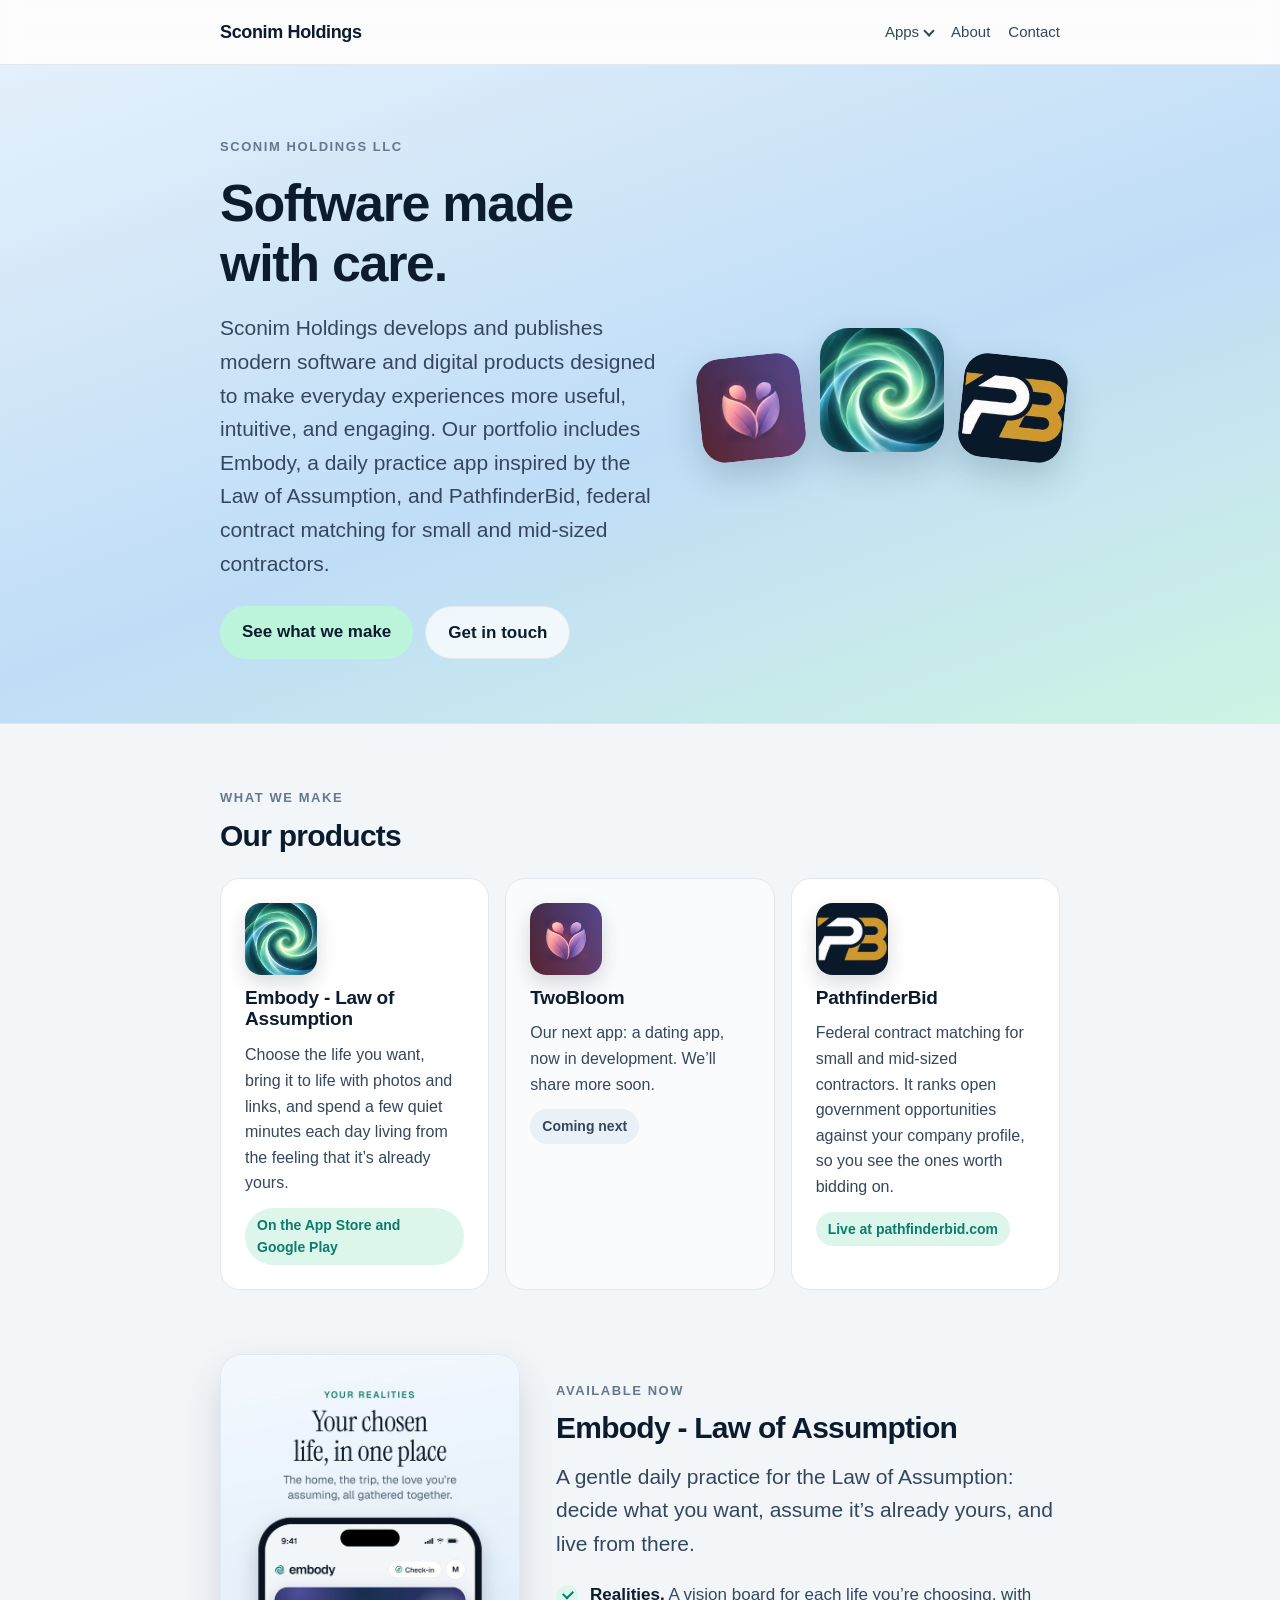
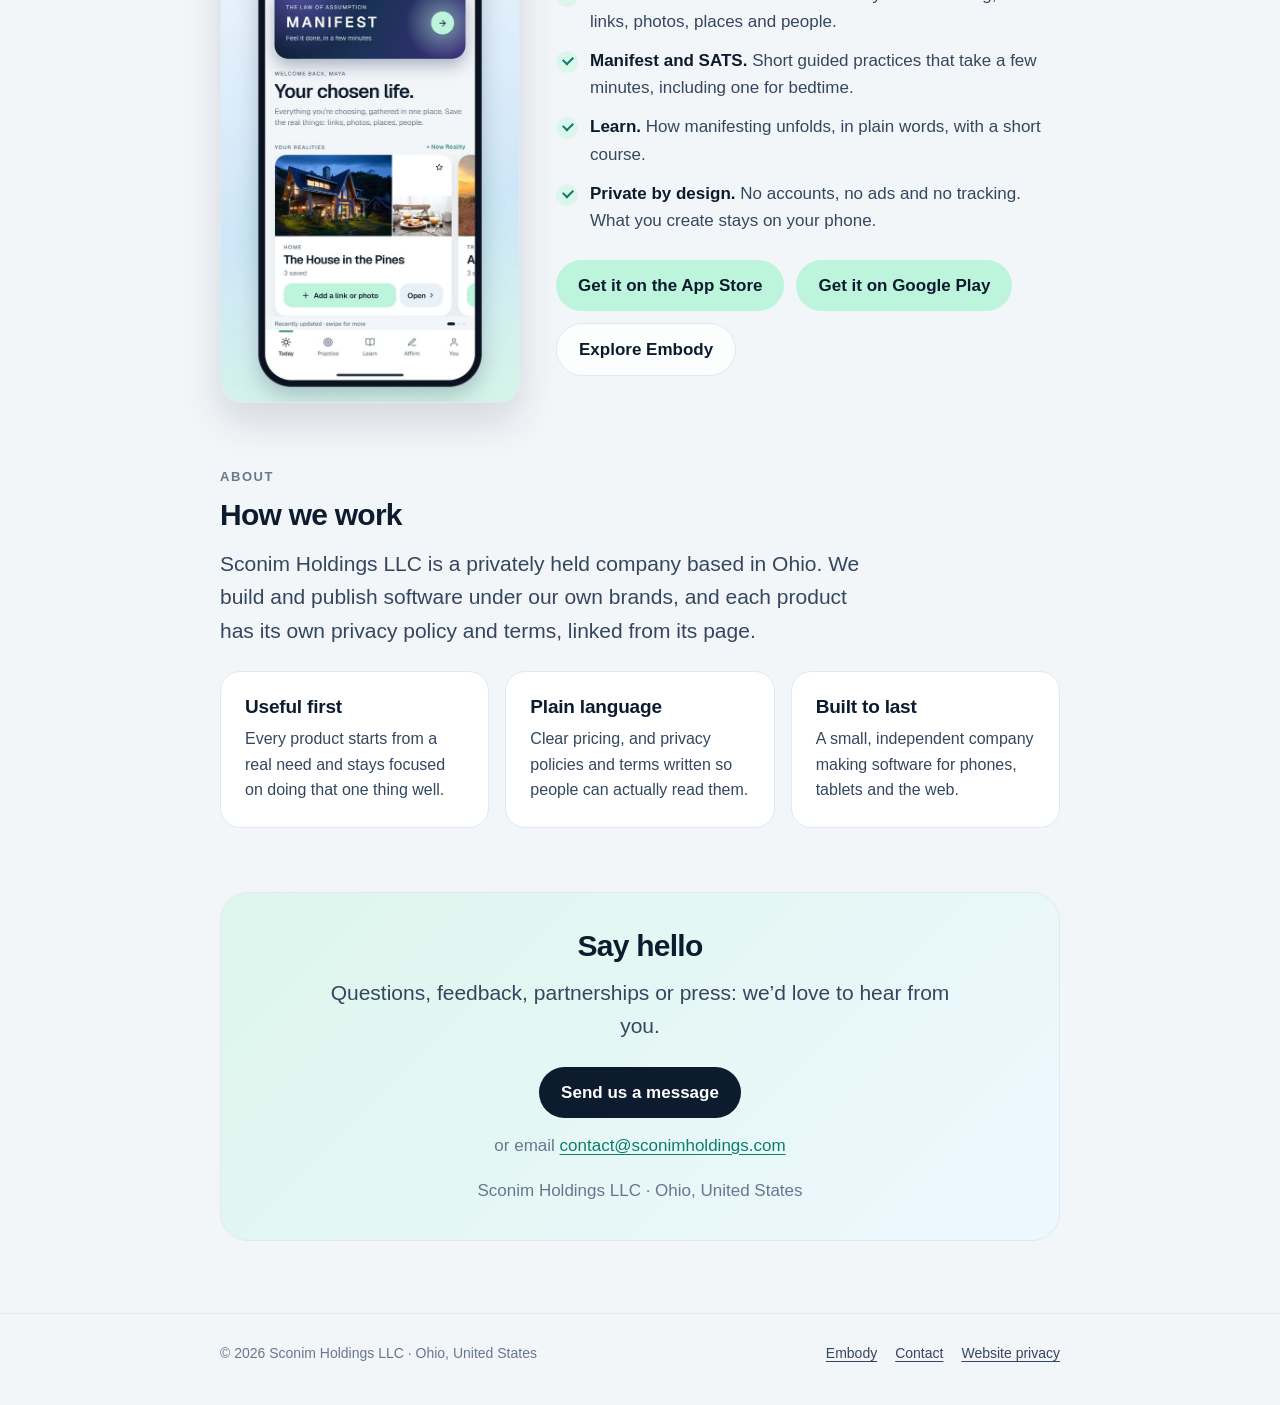
<file: index.html>
<!doctype html>
<html lang="en">
<head>
<meta charset="utf-8">
<meta name="viewport" content="width=device-width, initial-scale=1">
<title>Sconim Holdings</title>
<meta name="description" content="Sconim Holdings develops and publishes modern software and digital products, including Embody, a daily practice app inspired by the Law of Assumption, and PathfinderBid, federal contract matching for small businesses.">
<link rel="canonical" href="https://sconimholdings.com/">
<meta property="og:type" content="website">
<meta property="og:site_name" content="Sconim Holdings">
<meta property="og:title" content="Sconim Holdings">
<meta property="og:description" content="Sconim Holdings develops and publishes modern software and digital products, including Embody, a daily practice app inspired by the Law of Assumption, and PathfinderBid, federal contract matching for small businesses.">
<meta property="og:url" content="https://sconimholdings.com/">
<meta property="og:image" content="https://sconimholdings.com/assets/embody-share.jpg">
<meta name="theme-color" content="#f3f6f9">
<link rel="icon" href="/assets/favicon.svg">
<link rel="apple-touch-icon" href="/assets/embody-icon.png">
<link rel="stylesheet" href="/assets/site.css">
</head>
<body>
<a class="skip" href="#main">Skip to content</a>
<header class="top"><div class="wrap">
  <a class="brand" href="/">Sconim Holdings</a>
  <nav aria-label="Main"><details class="menu">
    <summary>Apps</summary>
    <div class="menu-list"><a href="/embody/"><img src="/assets/embody-icon.png" alt="" width="34" height="34"><span><strong>Embody</strong><small>Law of Assumption</small></span></a><span class="soon"><img src="/assets/twobloom-icon.png" alt="" width="34" height="34"><span><strong>TwoBloom</strong><small>Dating app, coming next</small></span></span><a href="https://pathfinderbid.com" rel="noopener"><img src="/assets/pathfinderbid-icon.png" alt="" width="34" height="34"><span><strong>PathfinderBid</strong><small>Government contract matching</small></span></a></div>
  </details><a class="wide" href="/#about">About</a><a href="/#contact">Contact</a></nav>
</div></header>
<div class="sky"><div class="wrap"><div class="hero hero-grid">
  <div>
    <p class="eyebrow">Sconim Holdings LLC</p>
    <h1 style="margin-top:16px">Software made with care.</h1>
    <p class="lead" style="margin-top:18px">Sconim Holdings develops and publishes modern software and digital products designed to make everyday experiences more useful, intuitive, and engaging. Our portfolio includes Embody, a daily practice app inspired by the Law of Assumption, and PathfinderBid, federal contract matching for small and mid-sized contractors.</p>
    <div class="actions"><a class="button" href="#apps">See what we make</a><a class="button secondary" href="#contact" data-write>Get in touch</a></div>
  </div>
  <div class="lineup" aria-hidden="true">
    <img src="/assets/twobloom-icon.png" alt="" width="104" height="104">
    <img src="/assets/embody-icon.png" alt="" width="124" height="124">
    <img src="/assets/pathfinderbid-icon.png" alt="" width="104" height="104">
  </div>
</div></div></div>
<main id="main" class="wrap">
<section id="apps">
  <p class="eyebrow">What we make</p>
  <h2 style="margin-top:10px">Our products</h2>
  <div class="products">
    <article class="card product-card live">
      <img class="art" src="/assets/embody-icon.png" alt="" width="72" height="72">
      <h3><a class="stretched" href="/embody/">Embody - Law of Assumption</a></h3>
      <p>Choose the life you want, bring it to life with photos and links, and spend a few quiet minutes each day living from the feeling that it’s already yours.</p>
      <p><span class="badge">On the App Store and Google Play</span></p>
    </article>
    <article class="card product-card soon">
      <img class="art" src="/assets/twobloom-icon.png" alt="" width="72" height="72">
      <h3>TwoBloom</h3>
      <p>Our next app: a dating app, now in development. We’ll share more soon.</p>
      <p><span class="badge soft">Coming next</span></p>
    </article>
    <article class="card product-card live">
      <img class="art" src="/assets/pathfinderbid-icon.png" alt="" width="72" height="72">
      <h3><a class="stretched" href="https://pathfinderbid.com" rel="noopener">PathfinderBid</a></h3>
      <p>Federal contract matching for small and mid-sized contractors. It ranks open government opportunities against your company profile, so you see the ones worth bidding on.</p>
      <p><span class="badge">Live at pathfinderbid.com</span></p>
    </article>
  </div>
</section>

<section class="spotlight" aria-labelledby="spotlight-title">
  <div class="shot-frame"><img class="shot" src="/assets/embody-01-today.jpg" alt="Your chosen life, in one place. The Today screen, with the Manifest card and a Reality called The House in the Pines." width="640" height="1391" loading="lazy"></div>
  <div>
    <p class="eyebrow">Available now</p>
    <h2 id="spotlight-title" style="margin-top:10px">Embody - Law of Assumption</h2>
    <p class="lead" style="margin-top:14px">A gentle daily practice for the Law of Assumption: decide what you want, assume it’s already yours, and live from there.</p>
    <ul class="checks">
      <li><strong>Realities.</strong> A vision board for each life you’re choosing, with links, photos, places and people.</li>
      <li><strong>Manifest and SATS.</strong> Short guided practices that take a few minutes, including one for bedtime.</li>
      <li><strong>Learn.</strong> How manifesting unfolds, in plain words, with a short course.</li>
      <li><strong>Private by design.</strong> No accounts, no ads and no tracking. What you create stays on your phone.</li>
    </ul>
    <div class="actions"><a class="button" href="https://apps.apple.com/app/id6819844049" rel="noopener">Get it on the App Store</a><a class="button" href="https://play.google.com/store/apps/details?id=embody.lawofassumption" rel="noopener">Get it on Google Play</a><a class="button secondary" href="/embody/">Explore Embody</a></div>
  </div>
</section>

<section id="about">
  <p class="eyebrow">About</p>
  <h2 style="margin-top:10px">How we work</h2>
  <p class="lead" style="margin-top:14px">Sconim Holdings LLC is a privately held company based in Ohio. We build and publish software under our own brands, and each product has its own privacy policy and terms, linked from its page.</p>
  <div class="grid">
    <div class="card"><h3>Useful first</h3><p>Every product starts from a real need and stays focused on doing that one thing well.</p></div>
    <div class="card"><h3>Plain language</h3><p>Clear pricing, and privacy policies and terms written so people can actually read them.</p></div>
    <div class="card"><h3>Built to last</h3><p>A small, independent company making software for phones, tablets and the web.</p></div>
  </div>
</section>

<section id="contact">
  <div class="band">
    <h2>Say hello</h2>
    <p class="lead">Questions, feedback, partnerships or press: we’d love to hear from you.</p>
    <details class="write" id="write">
      <summary><span class="button when-closed">Send us a message</span><span class="when-open">Close</span></summary>
      <form class="contact" name="contact" method="POST" action="/thanks/" data-netlify="true" netlify-honeypot="website">
        <input type="hidden" name="subject" value="Message from sconimholdings.com (%{submissionId})" data-remove-prefix>
        <p class="trap" aria-hidden="true"><label>Leave this empty <input type="text" name="website" tabindex="-1" autocomplete="off"></label></p>
        <div class="row">
          <label>Your name<input type="text" name="name" autocomplete="name" maxlength="80"></label>
          <label>Your email<input type="email" name="email" autocomplete="email" maxlength="120" required></label>
        </div>
        <label>What’s it about?
          <select name="topic">
            <option>General question</option>
            <option>Embody</option>
            <option>PathfinderBid</option>
            <option>TwoBloom</option>
            <option>Partnership or press</option>
          </select>
        </label>
        <label>Your message<textarea name="message" rows="5" maxlength="4000" required></textarea></label>
        <div class="send"><button class="button" type="submit">Send message</button></div>
      </form>
    </details>
    <p class="muted" style="margin-top:14px">or email <a href="mailto:contact@sconimholdings.com">contact@sconimholdings.com</a></p>
    <p class="muted" style="margin-top:18px">Sconim Holdings LLC &middot; Ohio, United States</p>
  </div>
  <script>
  // The message box stays folded until it's asked for. Without this script the button still opens it.
  (function () {
    var box = document.getElementById('write');
    if (!box) return;
    document.querySelectorAll('[data-write]').forEach(function (link) {
      link.addEventListener('click', function () { box.open = true; });
    });
    box.addEventListener('toggle', function () {
      var first = box.querySelector('input[name="name"]');
      if (box.open && first) first.focus({ preventScroll: true });
    });
  })();
  </script>
</section>
</main>
<footer><div class="wrap">
  <span>&copy; 2026 Sconim Holdings LLC &middot; Ohio, United States</span>
  <nav aria-label="Footer"><a href="/embody/">Embody</a><a href="/#contact">Contact</a><a href="/privacy/">Website privacy</a></nav>
</div></footer>
<script>
// The Apps menu closes when you click away from it or press Escape. It opens and closes without this too.
(function () {
  var menu = document.querySelector('.menu');
  if (!menu) return;
  document.addEventListener('click', function (e) { if (menu.open && !menu.contains(e.target)) menu.open = false; });
  document.addEventListener('keydown', function (e) {
    if (e.key === 'Escape' && menu.open) { menu.open = false; menu.querySelector('summary').focus(); }
  });
})();
</script>
</body>
</html>
</file>
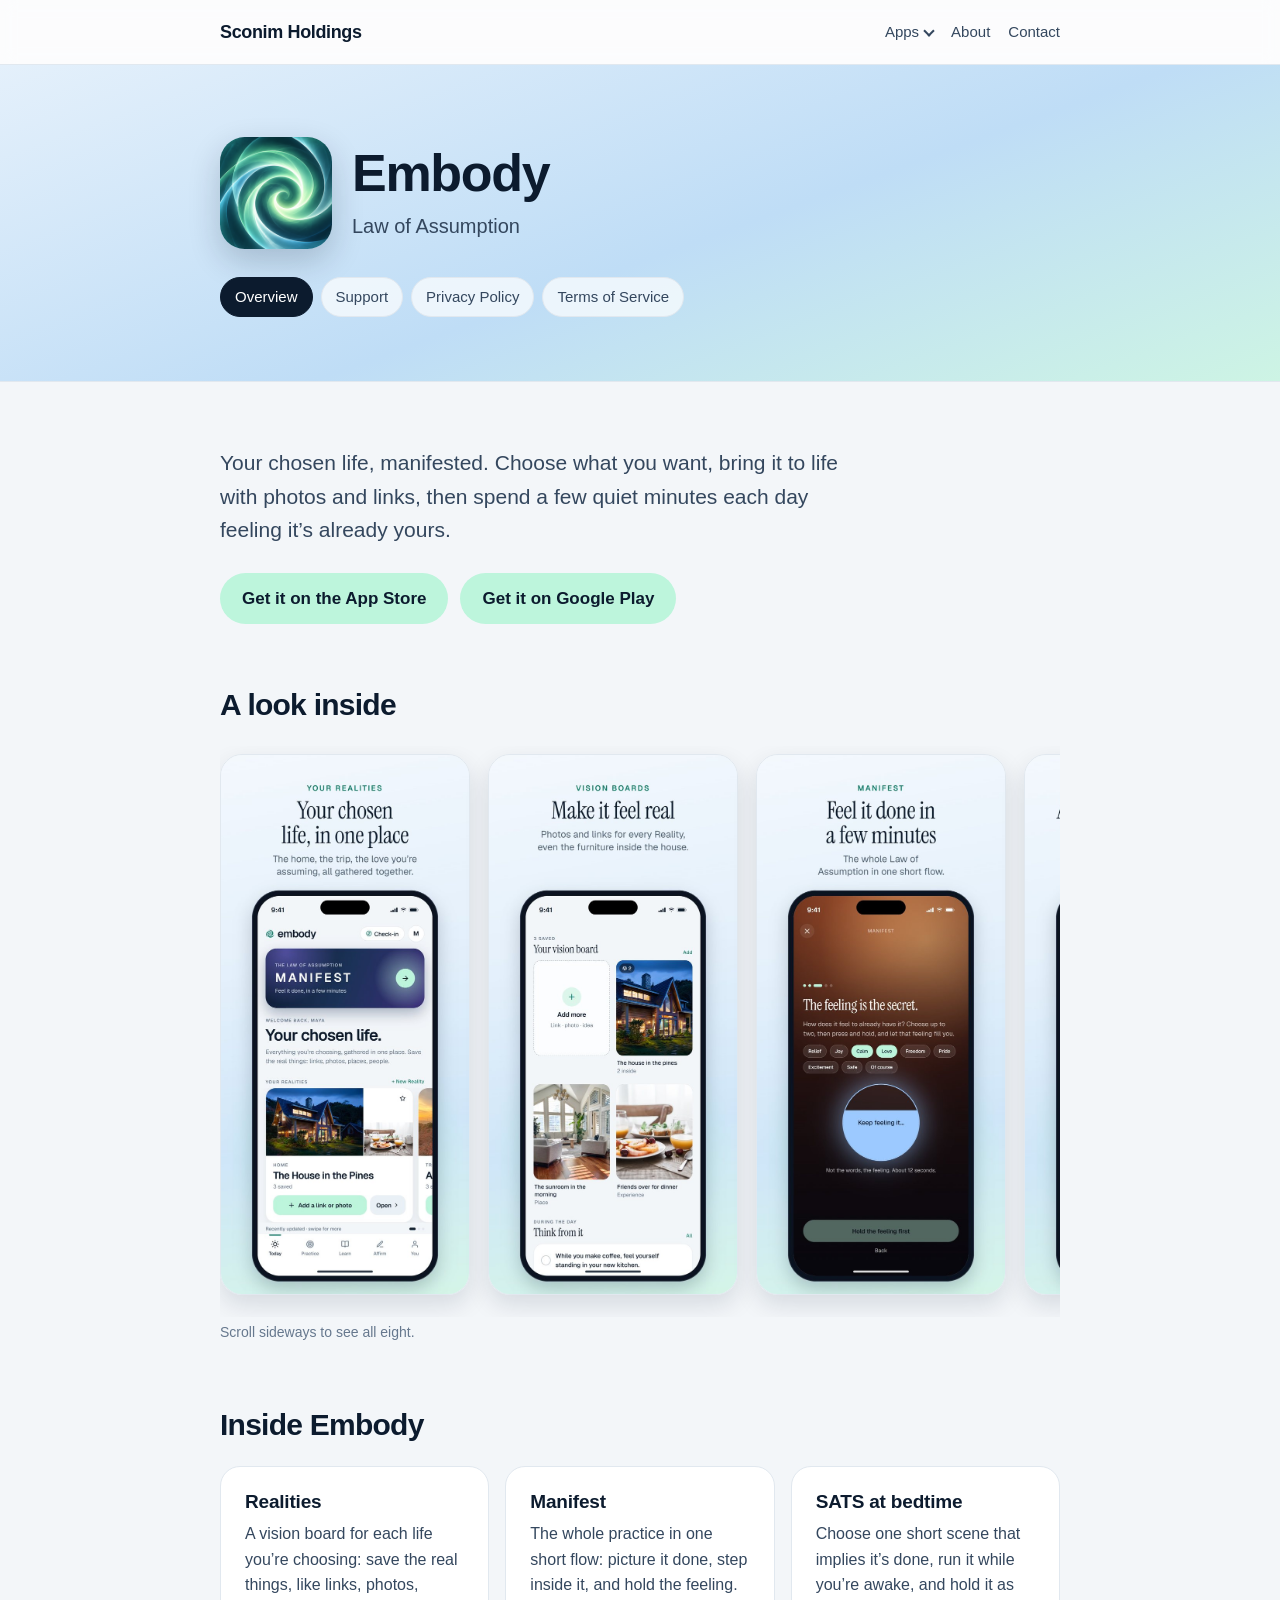
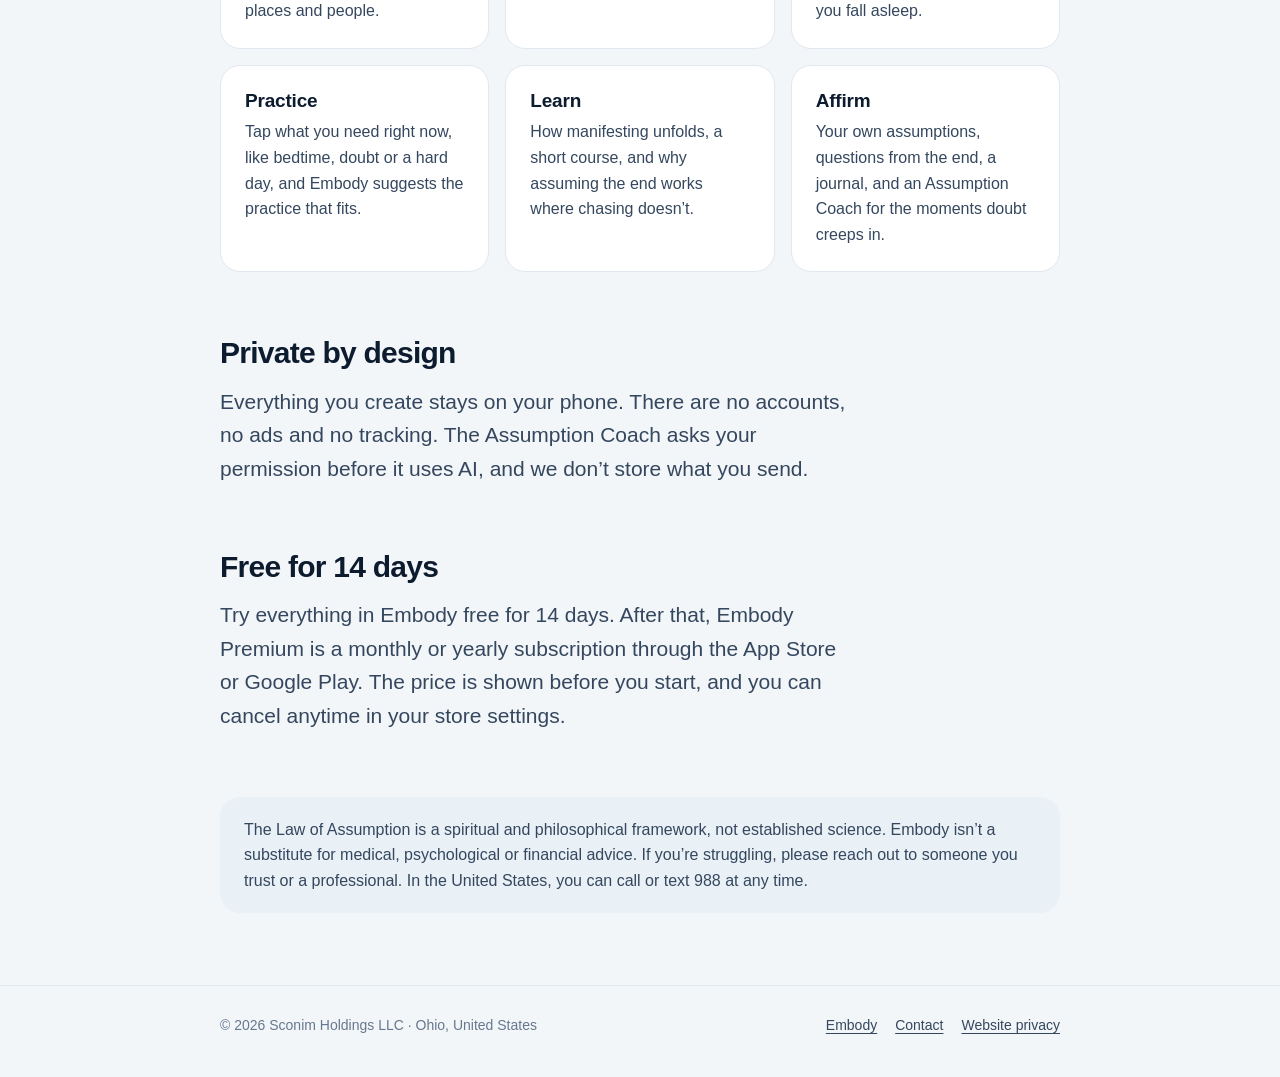
<file: embody/index.html>
<!doctype html>
<html lang="en">
<head>
<meta charset="utf-8">
<meta name="viewport" content="width=device-width, initial-scale=1">
<title>Embody - Law of Assumption</title>
<meta name="description" content="Embody is a gentle daily practice for the Law of Assumption: choose the life you want, and practice living from it. Available on the App Store and Google Play.">
<link rel="canonical" href="https://sconimholdings.com/embody/">
<meta property="og:type" content="website">
<meta property="og:site_name" content="Sconim Holdings">
<meta property="og:title" content="Embody - Law of Assumption">
<meta property="og:description" content="Embody is a gentle daily practice for the Law of Assumption: choose the life you want, and practice living from it. Available on the App Store and Google Play.">
<meta property="og:url" content="https://sconimholdings.com/embody/">
<meta property="og:image" content="https://sconimholdings.com/assets/embody-share.jpg">
<meta name="theme-color" content="#f3f6f9">
<meta name="apple-itunes-app" content="app-id=6819844049">
<link rel="icon" href="/assets/embody-icon.png">
<link rel="apple-touch-icon" href="/assets/embody-icon.png">
<link rel="stylesheet" href="/assets/site.css">
</head>
<body>
<a class="skip" href="#main">Skip to content</a>
<header class="top"><div class="wrap">
  <a class="brand" href="/">Sconim Holdings</a>
  <nav aria-label="Main"><details class="menu">
    <summary>Apps</summary>
    <div class="menu-list"><a href="/embody/"><img src="/assets/embody-icon.png" alt="" width="34" height="34"><span><strong>Embody</strong><small>Law of Assumption</small></span></a><span class="soon"><img src="/assets/twobloom-icon.png" alt="" width="34" height="34"><span><strong>TwoBloom</strong><small>Dating app, coming next</small></span></span><a href="https://pathfinderbid.com" rel="noopener"><img src="/assets/pathfinderbid-icon.png" alt="" width="34" height="34"><span><strong>PathfinderBid</strong><small>Government contract matching</small></span></a></div>
  </details><a class="wide" href="/#about">About</a><a href="/#contact">Contact</a></nav>
</div></header>
<div class="sky"><div class="wrap"><div class="hero">
  <div class="product">
    <img src="/assets/embody-icon.png" alt="The Embody app icon: a glowing mint spiral" width="112" height="112">
    <div><h1>Embody</h1><p class="tag">Law of Assumption</p></div>
  </div>
  <nav class="subnav" aria-label="Embody"><a href="/embody/" aria-current="page">Overview</a><a href="/embody/support/">Support</a><a href="/embody/privacy/">Privacy Policy</a><a href="/embody/terms/">Terms of Service</a></nav>
</div></div></div>
<main id="main" class="wrap">
<section class="stack">
  <p class="lead">Your chosen life, manifested. Choose what you want, bring it to life with photos and links, then spend a few quiet minutes each day feeling it’s already yours.</p>
  <div class="actions"><a class="button" href="https://apps.apple.com/app/id6819844049" rel="noopener">Get it on the App Store</a><a class="button" href="https://play.google.com/store/apps/details?id=embody.lawofassumption" rel="noopener">Get it on Google Play</a></div>
</section>

<section aria-labelledby="look-title">
  <h2 id="look-title">A look inside</h2>
  <div class="gallery" tabindex="0" role="group" aria-label="Eight screenshots of Embody. Scroll sideways to see them all.">
    <figure><img class="shot" src="/assets/embody-01-today.jpg" alt="Your chosen life, in one place. The Today screen, with the Manifest card and a Reality called The House in the Pines." width="640" height="1391" loading="lazy"></figure>
    <figure><img class="shot" src="/assets/embody-02-reality.jpg" alt="Make it feel real. A vision board with a house, a sunroom and friends over for dinner." width="640" height="1391" loading="lazy"></figure>
    <figure><img class="shot" src="/assets/embody-03-manifest.jpg" alt="Feel it done in a few minutes. The Manifest flow, holding the feeling." width="640" height="1391" loading="lazy"></figure>
    <figure><img class="shot" src="/assets/embody-04-practice.jpg" alt="A practice for right now. Tap what fits, like It’s bedtime or Doubt crept in." width="640" height="1391" loading="lazy"></figure>
    <figure><img class="shot" src="/assets/embody-05-sats.jpg" alt="Fall asleep in the end. SATS at bedtime: one short scene, run three times." width="640" height="1391" loading="lazy"></figure>
    <figure><img class="shot" src="/assets/embody-06-affirm.jpg" alt="Assume it’s already true. Your assumptions, your journal and questions from the end." width="640" height="1391" loading="lazy"></figure>
    <figure><img class="shot" src="/assets/embody-07-coach.jpg" alt="Turn a worry into an assumption. One calm exchange with the Assumption Coach." width="640" height="1391" loading="lazy"></figure>
    <figure><img class="shot" src="/assets/embody-08-learn.jpg" alt="Learn it in plain words. How manifesting unfolds, in stages." width="640" height="1391" loading="lazy"></figure>
  </div>
  <p class="muted hint">Scroll sideways to see all eight.</p>
</section>

<section>
  <h2>Inside Embody</h2>
  <div class="grid">
    <div class="card"><h3>Realities</h3><p>A vision board for each life you’re choosing: save the real things, like links, photos, places and people.</p></div>
    <div class="card"><h3>Manifest</h3><p>The whole practice in one short flow: picture it done, step inside it, and hold the feeling.</p></div>
    <div class="card"><h3>SATS at bedtime</h3><p>Choose one short scene that implies it’s done, run it while you’re awake, and hold it as you fall asleep.</p></div>
    <div class="card"><h3>Practice</h3><p>Tap what you need right now, like bedtime, doubt or a hard day, and Embody suggests the practice that fits.</p></div>
    <div class="card"><h3>Learn</h3><p>How manifesting unfolds, a short course, and why assuming the end works where chasing doesn’t.</p></div>
    <div class="card"><h3>Affirm</h3><p>Your own assumptions, questions from the end, a journal, and an Assumption Coach for the moments doubt creeps in.</p></div>
  </div>
</section>

<section class="stack">
  <h2>Private by design</h2>
  <p class="lead">Everything you create stays on your phone. There are no accounts, no ads and no tracking. The Assumption Coach asks your permission before it uses AI, and we don’t store what you send.</p>
</section>

<section class="stack">
  <h2>Free for 14 days</h2>
  <p class="lead">Try everything in Embody free for 14 days. After that, Embody Premium is a monthly or yearly subscription through the App Store or Google Play. The price is shown before you start, and you can cancel anytime in your store settings.</p>
</section>

<section>
  <p class="note">The Law of Assumption is a spiritual and philosophical framework, not established science. Embody isn’t a substitute for medical, psychological or financial advice. If you’re struggling, please reach out to someone you trust or a professional. In the United States, you can call or text 988 at any time.</p>
</section>
</main>
<footer><div class="wrap">
  <span>&copy; 2026 Sconim Holdings LLC &middot; Ohio, United States</span>
  <nav aria-label="Footer"><a href="/embody/">Embody</a><a href="/#contact">Contact</a><a href="/privacy/">Website privacy</a></nav>
</div></footer>
<script>
// The Apps menu closes when you click away from it or press Escape. It opens and closes without this too.
(function () {
  var menu = document.querySelector('.menu');
  if (!menu) return;
  document.addEventListener('click', function (e) { if (menu.open && !menu.contains(e.target)) menu.open = false; });
  document.addEventListener('keydown', function (e) {
    if (e.key === 'Escape' && menu.open) { menu.open = false; menu.querySelector('summary').focus(); }
  });
})();
</script>
</body>
</html>
</file>
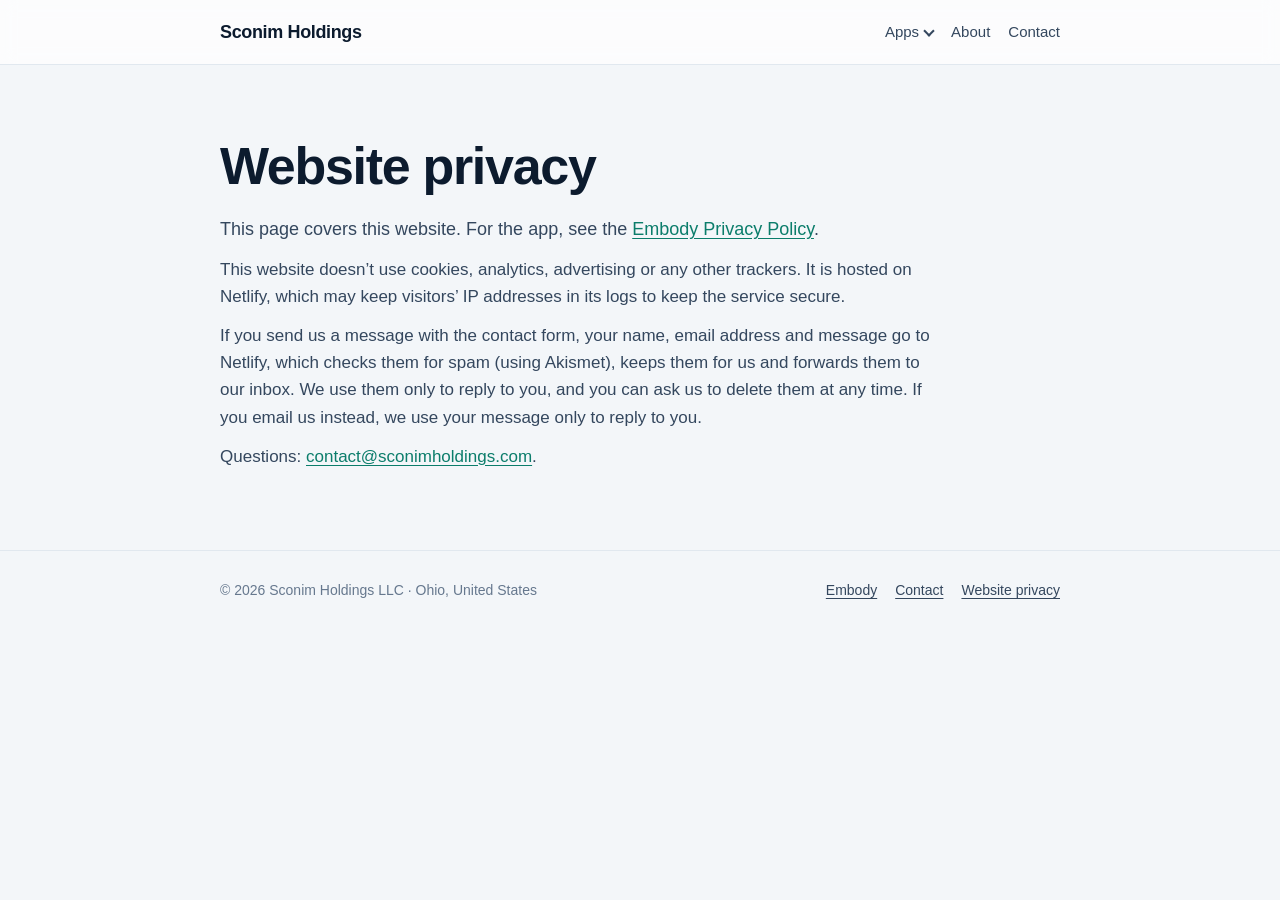
<file: privacy/index.html>
<!doctype html>
<html lang="en">
<head>
<meta charset="utf-8">
<meta name="viewport" content="width=device-width, initial-scale=1">
<title>Website privacy - Sconim Holdings</title>
<meta name="description" content="How the Sconim Holdings website handles your information.">
<link rel="canonical" href="https://sconimholdings.com/privacy/">
<meta property="og:type" content="website">
<meta property="og:site_name" content="Sconim Holdings">
<meta property="og:title" content="Website privacy - Sconim Holdings">
<meta property="og:description" content="How the Sconim Holdings website handles your information.">
<meta property="og:url" content="https://sconimholdings.com/privacy/">
<meta property="og:image" content="https://sconimholdings.com/assets/embody-share.jpg">
<meta name="theme-color" content="#f3f6f9">
<link rel="icon" href="/assets/favicon.svg">
<link rel="apple-touch-icon" href="/assets/embody-icon.png">
<link rel="stylesheet" href="/assets/site.css">
</head>
<body>
<a class="skip" href="#main">Skip to content</a>
<header class="top"><div class="wrap">
  <a class="brand" href="/">Sconim Holdings</a>
  <nav aria-label="Main"><details class="menu">
    <summary>Apps</summary>
    <div class="menu-list"><a href="/embody/"><img src="/assets/embody-icon.png" alt="" width="34" height="34"><span><strong>Embody</strong><small>Law of Assumption</small></span></a><span class="soon"><img src="/assets/twobloom-icon.png" alt="" width="34" height="34"><span><strong>TwoBloom</strong><small>Dating app, coming next</small></span></span><a href="https://pathfinderbid.com" rel="noopener"><img src="/assets/pathfinderbid-icon.png" alt="" width="34" height="34"><span><strong>PathfinderBid</strong><small>Government contract matching</small></span></a></div>
  </details><a class="wide" href="/#about">About</a><a href="/#contact">Contact</a></nav>
</div></header>
<main id="main" class="wrap">
<article class="doc">
<section class="hero stack">
<h1>Website privacy</h1>
<p class="intro">This page covers this website. For the app, see the <a href="/embody/privacy/">Embody Privacy Policy</a>.</p>
<p>This website doesn’t use cookies, analytics, advertising or any other trackers. It is hosted on Netlify, which may keep visitors’ IP addresses in its logs to keep the service secure.</p>
<p>If you send us a message with the contact form, your name, email address and message go to Netlify, which checks them for spam (using Akismet), keeps them for us and forwards them to our inbox. We use them only to reply to you, and you can ask us to delete them at any time. If you email us instead, we use your message only to reply to you.</p>
<p>Questions: <a href="mailto:contact@sconimholdings.com">contact@sconimholdings.com</a>.</p>
</section>
</article>
</main>
<footer><div class="wrap">
  <span>&copy; 2026 Sconim Holdings LLC &middot; Ohio, United States</span>
  <nav aria-label="Footer"><a href="/embody/">Embody</a><a href="/#contact">Contact</a><a href="/privacy/">Website privacy</a></nav>
</div></footer>
<script>
// The Apps menu closes when you click away from it or press Escape. It opens and closes without this too.
(function () {
  var menu = document.querySelector('.menu');
  if (!menu) return;
  document.addEventListener('click', function (e) { if (menu.open && !menu.contains(e.target)) menu.open = false; });
  document.addEventListener('keydown', function (e) {
    if (e.key === 'Escape' && menu.open) { menu.open = false; menu.querySelector('summary').focus(); }
  });
})();
</script>
</body>
</html>
</file>
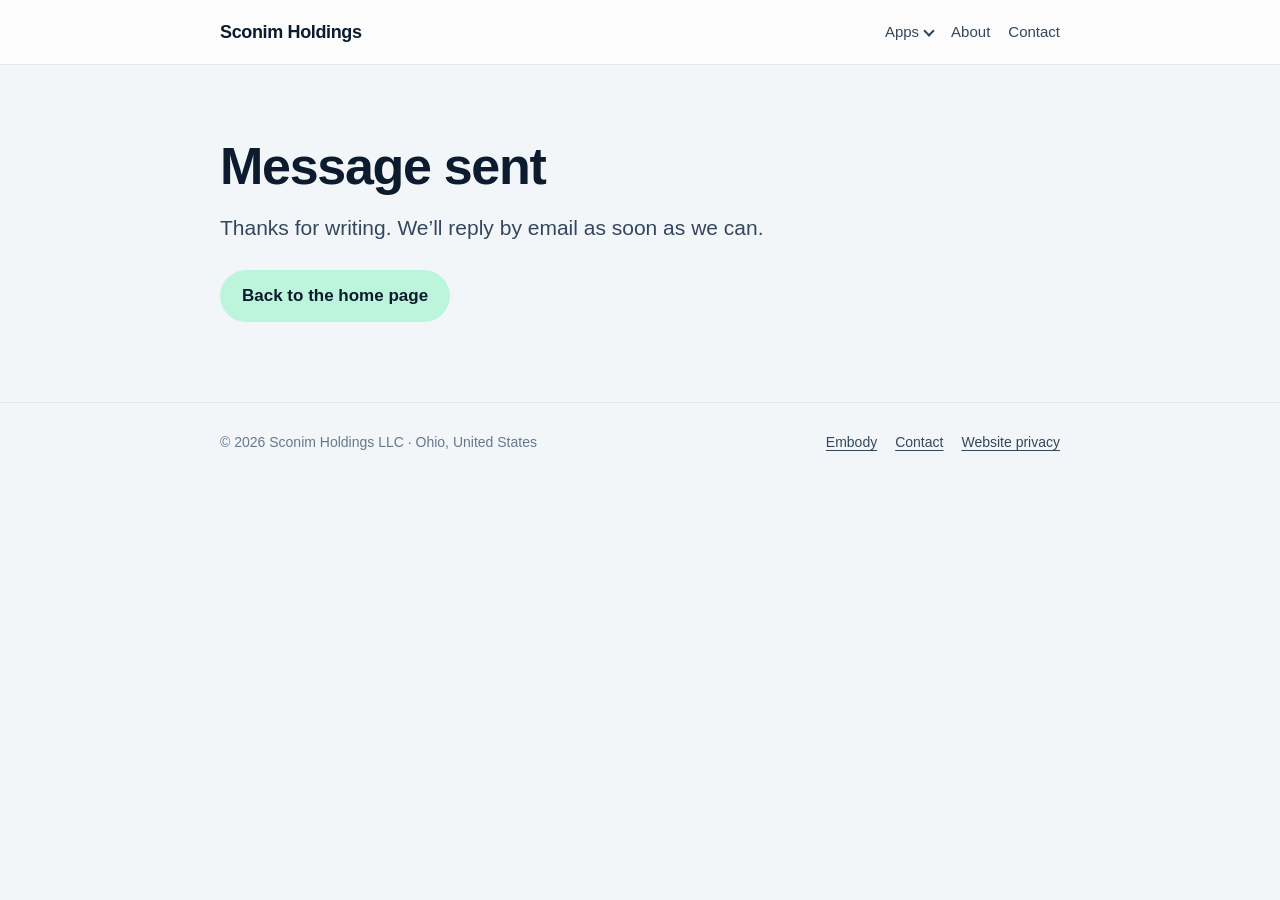
<file: thanks/index.html>
<!doctype html>
<html lang="en">
<head>
<meta charset="utf-8">
<meta name="viewport" content="width=device-width, initial-scale=1">
<title>Message sent - Sconim Holdings</title>
<meta name="description" content="Thanks for your message.">
<link rel="canonical" href="https://sconimholdings.com/thanks/">
<meta property="og:type" content="website">
<meta property="og:site_name" content="Sconim Holdings">
<meta property="og:title" content="Message sent - Sconim Holdings">
<meta property="og:description" content="Thanks for your message.">
<meta property="og:url" content="https://sconimholdings.com/thanks/">
<meta property="og:image" content="https://sconimholdings.com/assets/embody-share.jpg">
<meta name="theme-color" content="#f3f6f9">
<link rel="icon" href="/assets/favicon.svg">
<link rel="apple-touch-icon" href="/assets/embody-icon.png">
<link rel="stylesheet" href="/assets/site.css">
</head>
<body>
<a class="skip" href="#main">Skip to content</a>
<header class="top"><div class="wrap">
  <a class="brand" href="/">Sconim Holdings</a>
  <nav aria-label="Main"><details class="menu">
    <summary>Apps</summary>
    <div class="menu-list"><a href="/embody/"><img src="/assets/embody-icon.png" alt="" width="34" height="34"><span><strong>Embody</strong><small>Law of Assumption</small></span></a><span class="soon"><img src="/assets/twobloom-icon.png" alt="" width="34" height="34"><span><strong>TwoBloom</strong><small>Dating app, coming next</small></span></span><a href="https://pathfinderbid.com" rel="noopener"><img src="/assets/pathfinderbid-icon.png" alt="" width="34" height="34"><span><strong>PathfinderBid</strong><small>Government contract matching</small></span></a></div>
  </details><a class="wide" href="/#about">About</a><a href="/#contact">Contact</a></nav>
</div></header>
<main id="main" class="wrap">
<section class="hero stack">
<h1>Message sent</h1>
<p class="lead">Thanks for writing. We’ll reply by email as soon as we can.</p>
<div class="actions"><a class="button" href="/">Back to the home page</a></div>
</section>
</main>
<footer><div class="wrap">
  <span>&copy; 2026 Sconim Holdings LLC &middot; Ohio, United States</span>
  <nav aria-label="Footer"><a href="/embody/">Embody</a><a href="/#contact">Contact</a><a href="/privacy/">Website privacy</a></nav>
</div></footer>
<script>
// The Apps menu closes when you click away from it or press Escape. It opens and closes without this too.
(function () {
  var menu = document.querySelector('.menu');
  if (!menu) return;
  document.addEventListener('click', function (e) { if (menu.open && !menu.contains(e.target)) menu.open = false; });
  document.addEventListener('keydown', function (e) {
    if (e.key === 'Escape' && menu.open) { menu.open = false; menu.querySelector('summary').focus(); }
  });
})();
</script>
</body>
</html>
</file>
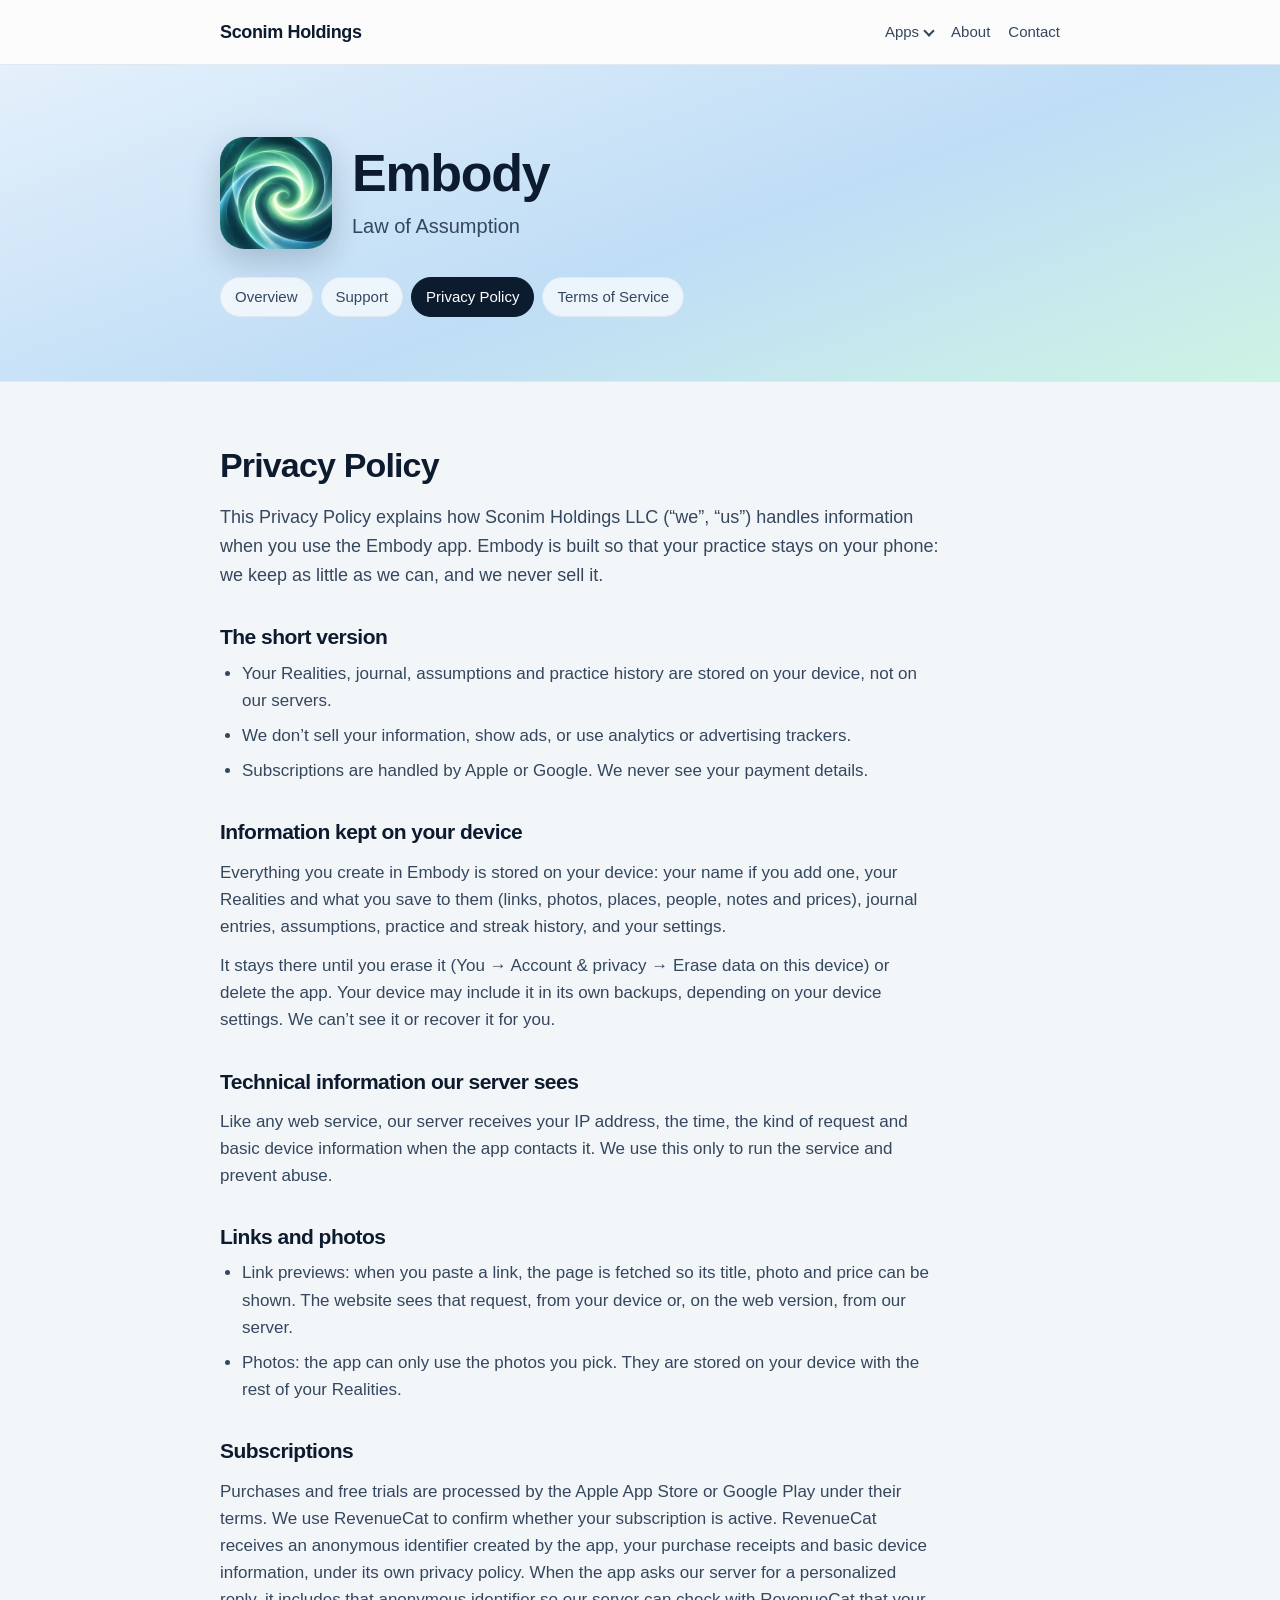
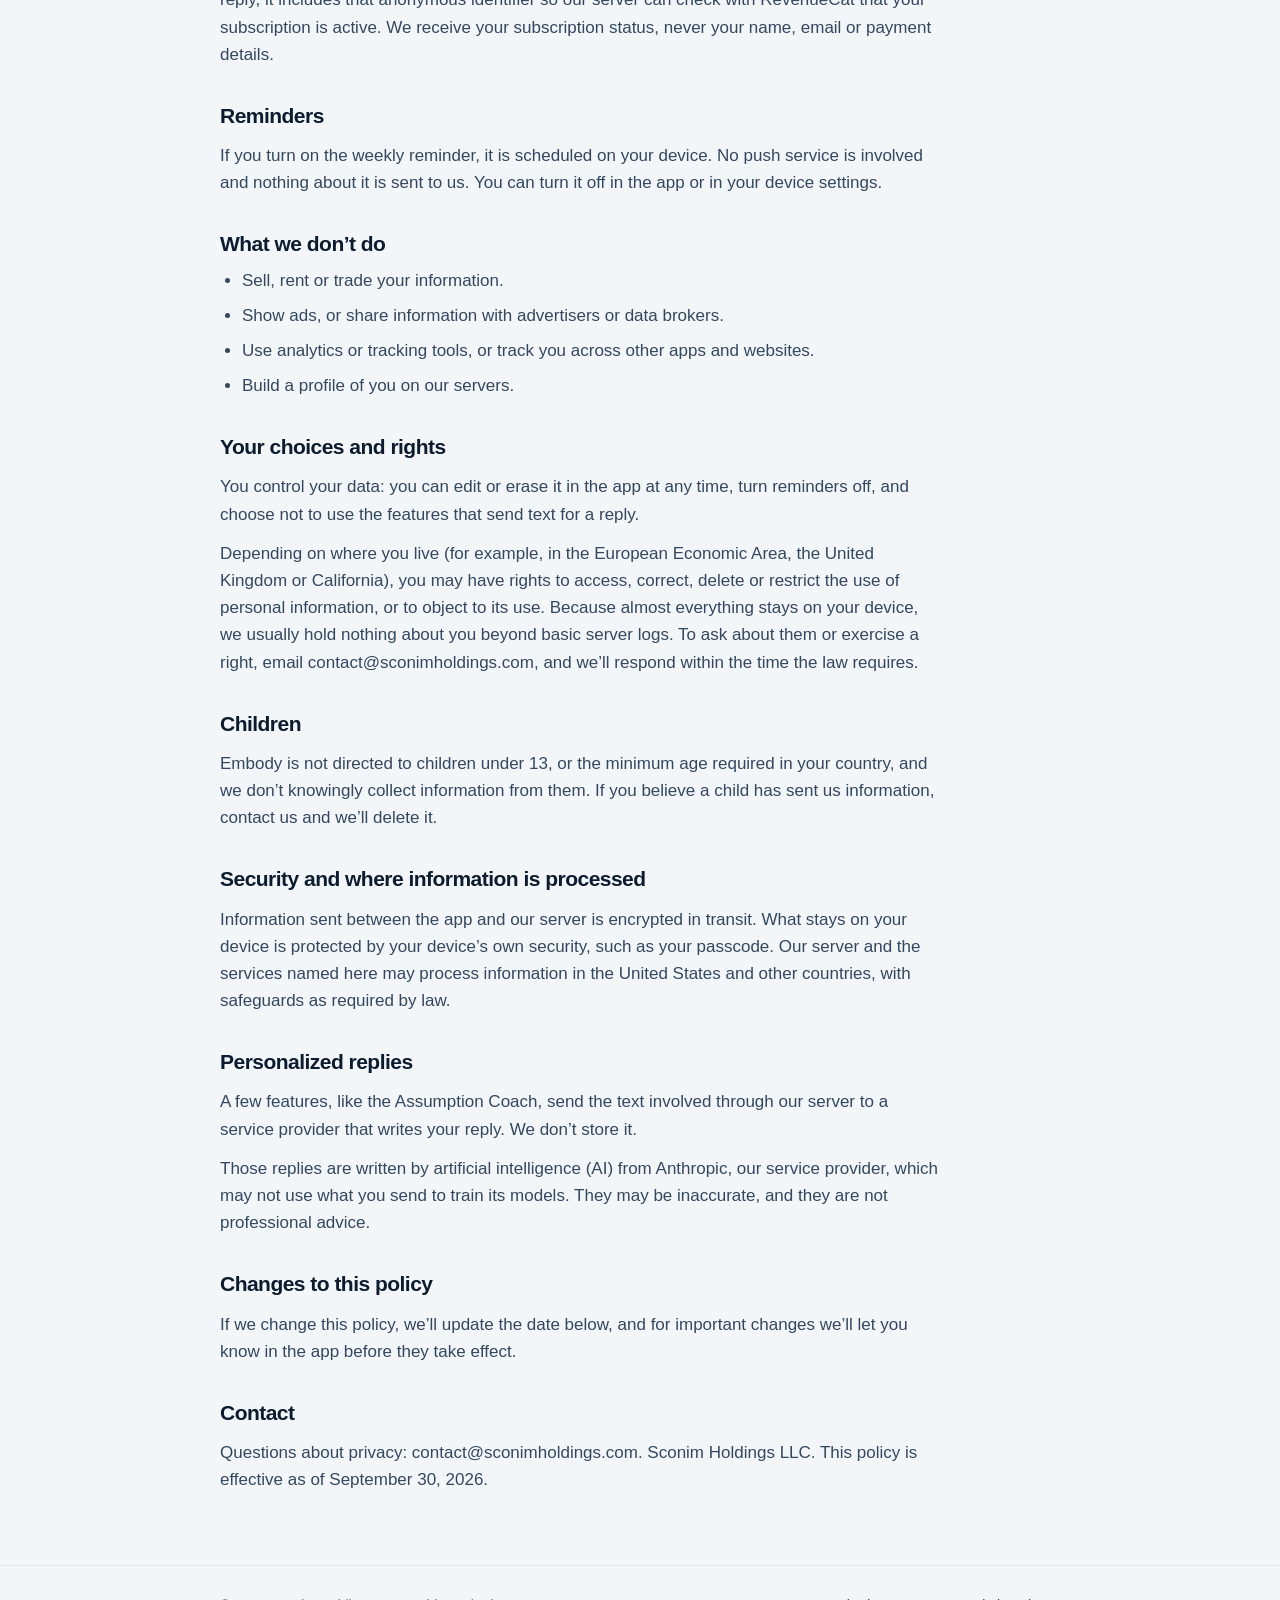
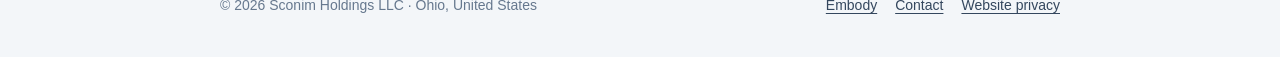
<file: embody/privacy/index.html>
<!doctype html>
<html lang="en">
<head>
<meta charset="utf-8">
<meta name="viewport" content="width=device-width, initial-scale=1">
<title>Privacy Policy - Embody</title>
<meta name="description" content="The Privacy Policy for Embody - Law of Assumption, by Sconim Holdings LLC.">
<link rel="canonical" href="https://sconimholdings.com/embody/privacy/">
<meta property="og:type" content="website">
<meta property="og:site_name" content="Sconim Holdings">
<meta property="og:title" content="Privacy Policy - Embody">
<meta property="og:description" content="The Privacy Policy for Embody - Law of Assumption, by Sconim Holdings LLC.">
<meta property="og:url" content="https://sconimholdings.com/embody/privacy/">
<meta property="og:image" content="https://sconimholdings.com/assets/embody-share.jpg">
<meta name="theme-color" content="#f3f6f9">
<link rel="icon" href="/assets/embody-icon.png">
<link rel="apple-touch-icon" href="/assets/embody-icon.png">
<link rel="stylesheet" href="/assets/site.css">
</head>
<body>
<a class="skip" href="#main">Skip to content</a>
<header class="top"><div class="wrap">
  <a class="brand" href="/">Sconim Holdings</a>
  <nav aria-label="Main"><details class="menu">
    <summary>Apps</summary>
    <div class="menu-list"><a href="/embody/"><img src="/assets/embody-icon.png" alt="" width="34" height="34"><span><strong>Embody</strong><small>Law of Assumption</small></span></a><span class="soon"><img src="/assets/twobloom-icon.png" alt="" width="34" height="34"><span><strong>TwoBloom</strong><small>Dating app, coming next</small></span></span><a href="https://pathfinderbid.com" rel="noopener"><img src="/assets/pathfinderbid-icon.png" alt="" width="34" height="34"><span><strong>PathfinderBid</strong><small>Government contract matching</small></span></a></div>
  </details><a class="wide" href="/#about">About</a><a href="/#contact">Contact</a></nav>
</div></header>
<div class="sky"><div class="wrap"><div class="hero">
  <div class="product">
    <img src="/assets/embody-icon.png" alt="The Embody app icon: a glowing mint spiral" width="112" height="112">
    <div><h1>Embody</h1><p class="tag">Law of Assumption</p></div>
  </div>
  <nav class="subnav" aria-label="Embody"><a href="/embody/">Overview</a><a href="/embody/support/">Support</a><a href="/embody/privacy/" aria-current="page">Privacy Policy</a><a href="/embody/terms/">Terms of Service</a></nav>
</div></div></div>
<main id="main" class="wrap">
<article class="doc">
<section class="stack">
<h2 style="margin-top:0;font-size:clamp(26px,4vw,34px)">Privacy Policy</h2>
<p class="intro">This Privacy Policy explains how Sconim Holdings LLC (“we”, “us”) handles information when you use the Embody app. Embody is built so that your practice stays on your phone: we keep as little as we can, and we never sell it.</p>
<h2>The short version</h2>

<ul><li>Your Realities, journal, assumptions and practice history are stored on your device, not on our servers.</li><li>We don’t sell your information, show ads, or use analytics or advertising trackers.</li><li>Subscriptions are handled by Apple or Google. We never see your payment details.</li></ul>
<h2>Information kept on your device</h2>
<p>Everything you create in Embody is stored on your device: your name if you add one, your Realities and what you save to them (links, photos, places, people, notes and prices), journal entries, assumptions, practice and streak history, and your settings.</p>
<p>It stays there until you erase it (You → Account &amp; privacy → Erase data on this device) or delete the app. Your device may include it in its own backups, depending on your device settings. We can’t see it or recover it for you.</p>
<h2>Technical information our server sees</h2>
<p>Like any web service, our server receives your IP address, the time, the kind of request and basic device information when the app contacts it. We use this only to run the service and prevent abuse.</p>
<h2>Links and photos</h2>

<ul><li>Link previews: when you paste a link, the page is fetched so its title, photo and price can be shown. The website sees that request, from your device or, on the web version, from our server.</li><li>Photos: the app can only use the photos you pick. They are stored on your device with the rest of your Realities.</li></ul>
<h2>Subscriptions</h2>
<p>Purchases and free trials are processed by the Apple App Store or Google Play under their terms. We use RevenueCat to confirm whether your subscription is active. RevenueCat receives an anonymous identifier created by the app, your purchase receipts and basic device information, under its own privacy policy. When the app asks our server for a personalized reply, it includes that anonymous identifier so our server can check with RevenueCat that your subscription is active. We receive your subscription status, never your name, email or payment details.</p>
<h2>Reminders</h2>
<p>If you turn on the weekly reminder, it is scheduled on your device. No push service is involved and nothing about it is sent to us. You can turn it off in the app or in your device settings.</p>
<h2>What we don’t do</h2>

<ul><li>Sell, rent or trade your information.</li><li>Show ads, or share information with advertisers or data brokers.</li><li>Use analytics or tracking tools, or track you across other apps and websites.</li><li>Build a profile of you on our servers.</li></ul>
<h2>Your choices and rights</h2>
<p>You control your data: you can edit or erase it in the app at any time, turn reminders off, and choose not to use the features that send text for a reply.</p>
<p>Depending on where you live (for example, in the European Economic Area, the United Kingdom or California), you may have rights to access, correct, delete or restrict the use of personal information, or to object to its use. Because almost everything stays on your device, we usually hold nothing about you beyond basic server logs. To ask about them or exercise a right, email contact@sconimholdings.com, and we’ll respond within the time the law requires.</p>
<h2>Children</h2>
<p>Embody is not directed to children under 13, or the minimum age required in your country, and we don’t knowingly collect information from them. If you believe a child has sent us information, contact us and we’ll delete it.</p>
<h2>Security and where information is processed</h2>
<p>Information sent between the app and our server is encrypted in transit. What stays on your device is protected by your device’s own security, such as your passcode. Our server and the services named here may process information in the United States and other countries, with safeguards as required by law.</p>
<h2>Personalized replies</h2>
<p>A few features, like the Assumption Coach, send the text involved through our server to a service provider that writes your reply. We don’t store it.</p>
<p>Those replies are written by artificial intelligence (AI) from Anthropic, our service provider, which may not use what you send to train its models. They may be inaccurate, and they are not professional advice.</p>
<h2>Changes to this policy</h2>
<p>If we change this policy, we’ll update the date below, and for important changes we’ll let you know in the app before they take effect.</p>
<h2>Contact</h2>
<p>Questions about privacy: contact@sconimholdings.com. Sconim Holdings LLC. This policy is effective as of September 30, 2026.</p>
</section>
</article>
</main>
<footer><div class="wrap">
  <span>&copy; 2026 Sconim Holdings LLC &middot; Ohio, United States</span>
  <nav aria-label="Footer"><a href="/embody/">Embody</a><a href="/#contact">Contact</a><a href="/privacy/">Website privacy</a></nav>
</div></footer>
<script>
// The Apps menu closes when you click away from it or press Escape. It opens and closes without this too.
(function () {
  var menu = document.querySelector('.menu');
  if (!menu) return;
  document.addEventListener('click', function (e) { if (menu.open && !menu.contains(e.target)) menu.open = false; });
  document.addEventListener('keydown', function (e) {
    if (e.key === 'Escape' && menu.open) { menu.open = false; menu.querySelector('summary').focus(); }
  });
})();
</script>
</body>
</html>
</file>
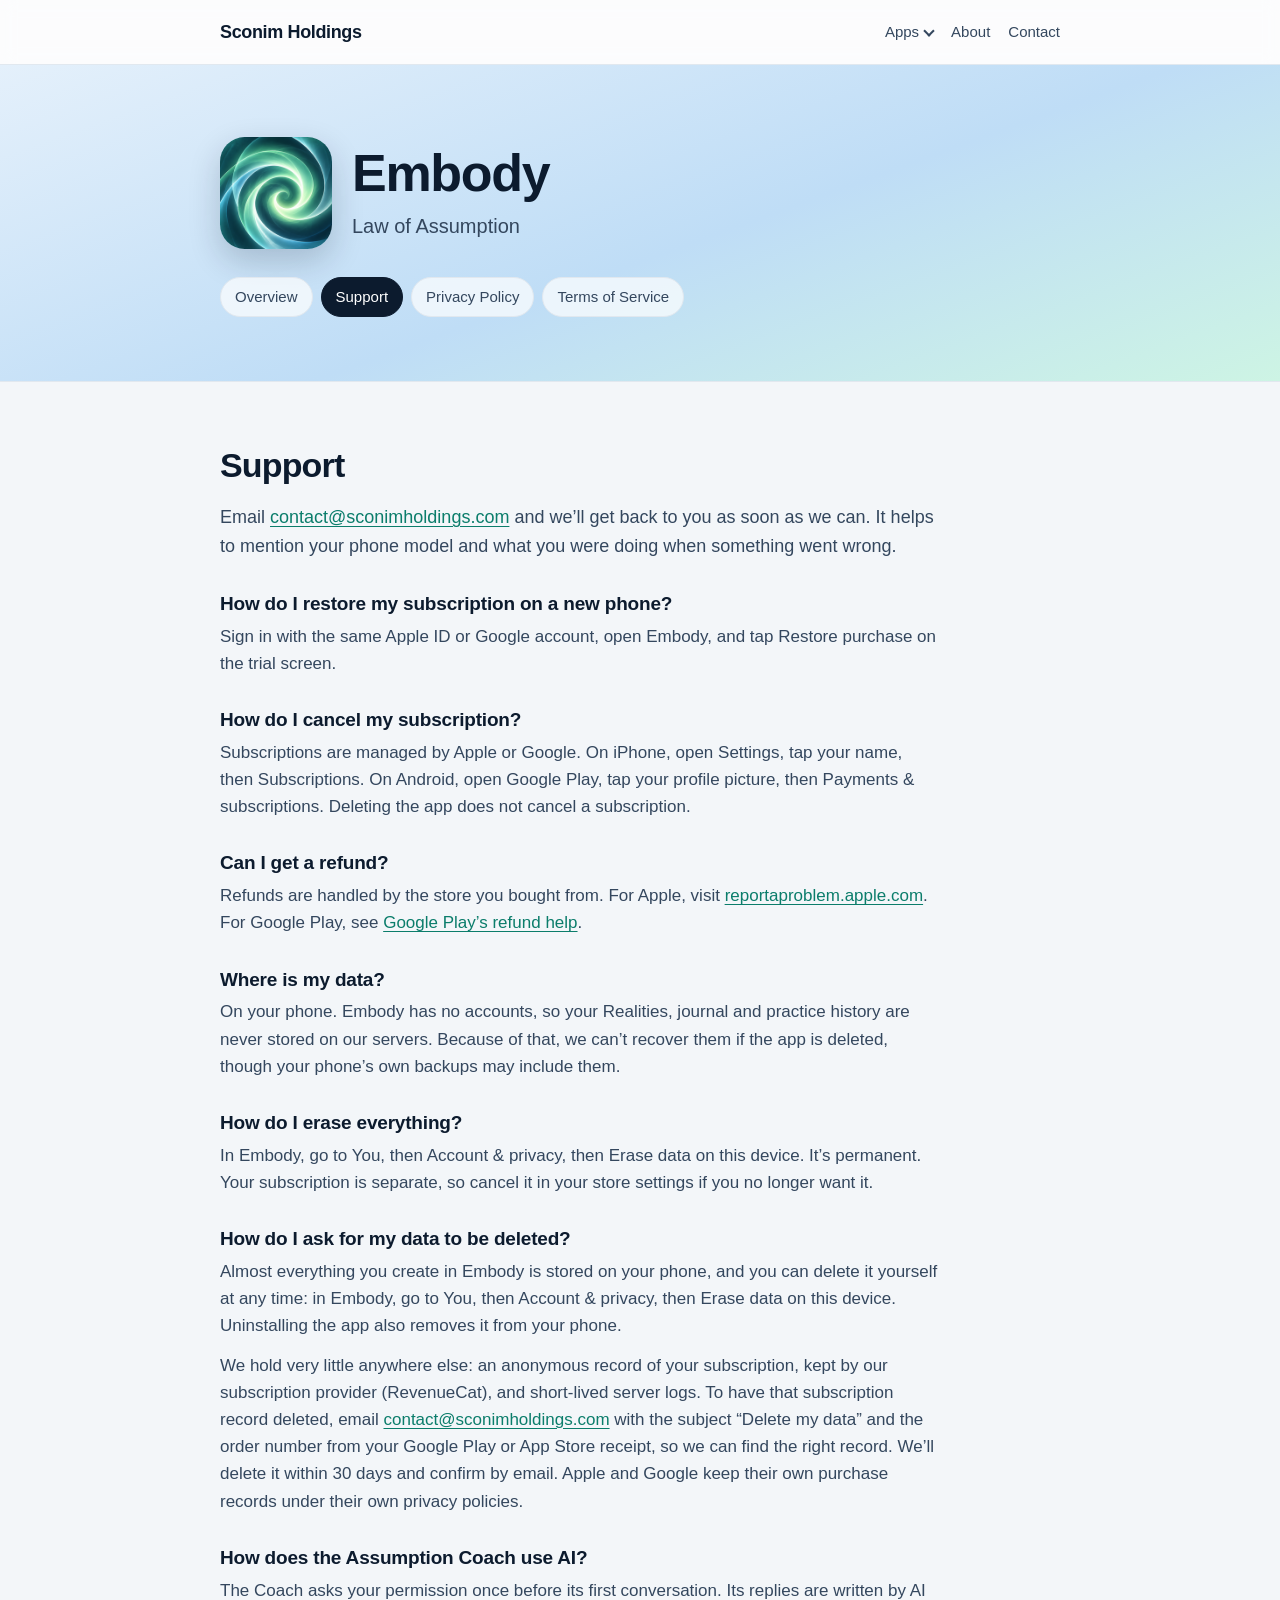
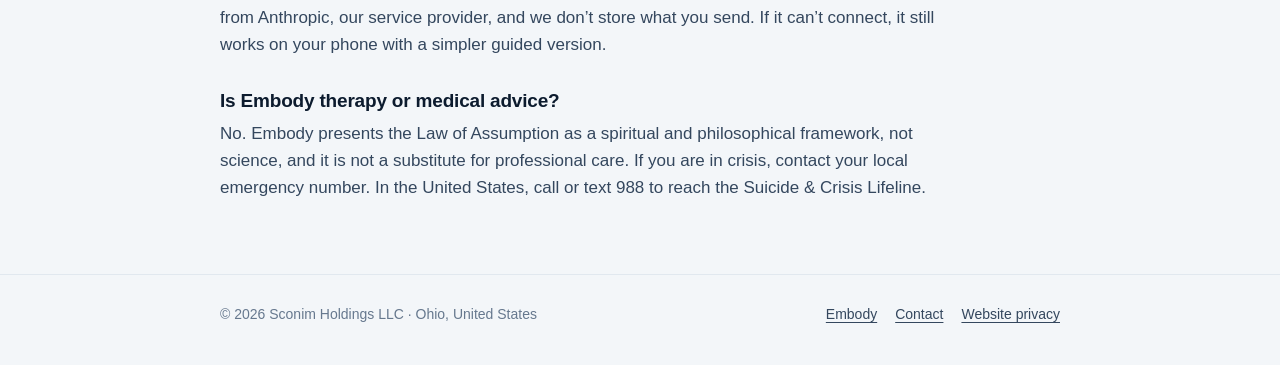
<file: embody/support/index.html>
<!doctype html>
<html lang="en">
<head>
<meta charset="utf-8">
<meta name="viewport" content="width=device-width, initial-scale=1">
<title>Support - Embody</title>
<meta name="description" content="Help with Embody - Law of Assumption: subscriptions, your data, the Assumption Coach, and how to contact us.">
<link rel="canonical" href="https://sconimholdings.com/embody/support/">
<meta property="og:type" content="website">
<meta property="og:site_name" content="Sconim Holdings">
<meta property="og:title" content="Support - Embody">
<meta property="og:description" content="Help with Embody - Law of Assumption: subscriptions, your data, the Assumption Coach, and how to contact us.">
<meta property="og:url" content="https://sconimholdings.com/embody/support/">
<meta property="og:image" content="https://sconimholdings.com/assets/embody-share.jpg">
<meta name="theme-color" content="#f3f6f9">
<link rel="icon" href="/assets/embody-icon.png">
<link rel="apple-touch-icon" href="/assets/embody-icon.png">
<link rel="stylesheet" href="/assets/site.css">
</head>
<body>
<a class="skip" href="#main">Skip to content</a>
<header class="top"><div class="wrap">
  <a class="brand" href="/">Sconim Holdings</a>
  <nav aria-label="Main"><details class="menu">
    <summary>Apps</summary>
    <div class="menu-list"><a href="/embody/"><img src="/assets/embody-icon.png" alt="" width="34" height="34"><span><strong>Embody</strong><small>Law of Assumption</small></span></a><span class="soon"><img src="/assets/twobloom-icon.png" alt="" width="34" height="34"><span><strong>TwoBloom</strong><small>Dating app, coming next</small></span></span><a href="https://pathfinderbid.com" rel="noopener"><img src="/assets/pathfinderbid-icon.png" alt="" width="34" height="34"><span><strong>PathfinderBid</strong><small>Government contract matching</small></span></a></div>
  </details><a class="wide" href="/#about">About</a><a href="/#contact">Contact</a></nav>
</div></header>
<div class="sky"><div class="wrap"><div class="hero">
  <div class="product">
    <img src="/assets/embody-icon.png" alt="The Embody app icon: a glowing mint spiral" width="112" height="112">
    <div><h1>Embody</h1><p class="tag">Law of Assumption</p></div>
  </div>
  <nav class="subnav" aria-label="Embody"><a href="/embody/">Overview</a><a href="/embody/support/" aria-current="page">Support</a><a href="/embody/privacy/">Privacy Policy</a><a href="/embody/terms/">Terms of Service</a></nav>
</div></div></div>
<main id="main" class="wrap">
<article class="doc faq">
<section class="stack">
<h2 style="margin-top:0;font-size:clamp(26px,4vw,34px)">Support</h2>
<p class="intro">Email <a href="mailto:contact@sconimholdings.com?subject=Embody%20support">contact@sconimholdings.com</a> and we’ll get back to you as soon as we can. It helps to mention your phone model and what you were doing when something went wrong.</p>

<h3>How do I restore my subscription on a new phone?</h3>
<p>Sign in with the same Apple ID or Google account, open Embody, and tap Restore purchase on the trial screen.</p>

<h3>How do I cancel my subscription?</h3>
<p>Subscriptions are managed by Apple or Google. On iPhone, open Settings, tap your name, then Subscriptions. On Android, open Google Play, tap your profile picture, then Payments &amp; subscriptions. Deleting the app does not cancel a subscription.</p>

<h3>Can I get a refund?</h3>
<p>Refunds are handled by the store you bought from. For Apple, visit <a href="https://reportaproblem.apple.com">reportaproblem.apple.com</a>. For Google Play, see <a href="https://support.google.com/googleplay/answer/2479637">Google Play’s refund help</a>.</p>

<h3>Where is my data?</h3>
<p>On your phone. Embody has no accounts, so your Realities, journal and practice history are never stored on our servers. Because of that, we can’t recover them if the app is deleted, though your phone’s own backups may include them.</p>

<h3>How do I erase everything?</h3>
<p>In Embody, go to You, then Account &amp; privacy, then Erase data on this device. It’s permanent. Your subscription is separate, so cancel it in your store settings if you no longer want it.</p>

<h3 id="delete-data">How do I ask for my data to be deleted?</h3>
<p>Almost everything you create in Embody is stored on your phone, and you can delete it yourself at any time: in Embody, go to You, then Account &amp; privacy, then Erase data on this device. Uninstalling the app also removes it from your phone.</p>
<p>We hold very little anywhere else: an anonymous record of your subscription, kept by our subscription provider (RevenueCat), and short-lived server logs. To have that subscription record deleted, email <a href="mailto:contact@sconimholdings.com?subject=Delete%20my%20data">contact@sconimholdings.com</a> with the subject “Delete my data” and the order number from your Google Play or App Store receipt, so we can find the right record. We’ll delete it within 30 days and confirm by email. Apple and Google keep their own purchase records under their own privacy policies.</p>

<h3>How does the Assumption Coach use AI?</h3>
<p>The Coach asks your permission once before its first conversation. Its replies are written by AI from Anthropic, our service provider, and we don’t store what you send. If it can’t connect, it still works on your phone with a simpler guided version.</p>

<h3>Is Embody therapy or medical advice?</h3>
<p>No. Embody presents the Law of Assumption as a spiritual and philosophical framework, not science, and it is not a substitute for professional care. If you are in crisis, contact your local emergency number. In the United States, call or text 988 to reach the Suicide &amp; Crisis Lifeline.</p>
</section>
</article>
</main>
<footer><div class="wrap">
  <span>&copy; 2026 Sconim Holdings LLC &middot; Ohio, United States</span>
  <nav aria-label="Footer"><a href="/embody/">Embody</a><a href="/#contact">Contact</a><a href="/privacy/">Website privacy</a></nav>
</div></footer>
<script>
// The Apps menu closes when you click away from it or press Escape. It opens and closes without this too.
(function () {
  var menu = document.querySelector('.menu');
  if (!menu) return;
  document.addEventListener('click', function (e) { if (menu.open && !menu.contains(e.target)) menu.open = false; });
  document.addEventListener('keydown', function (e) {
    if (e.key === 'Escape' && menu.open) { menu.open = false; menu.querySelector('summary').focus(); }
  });
})();
</script>
</body>
</html>
</file>
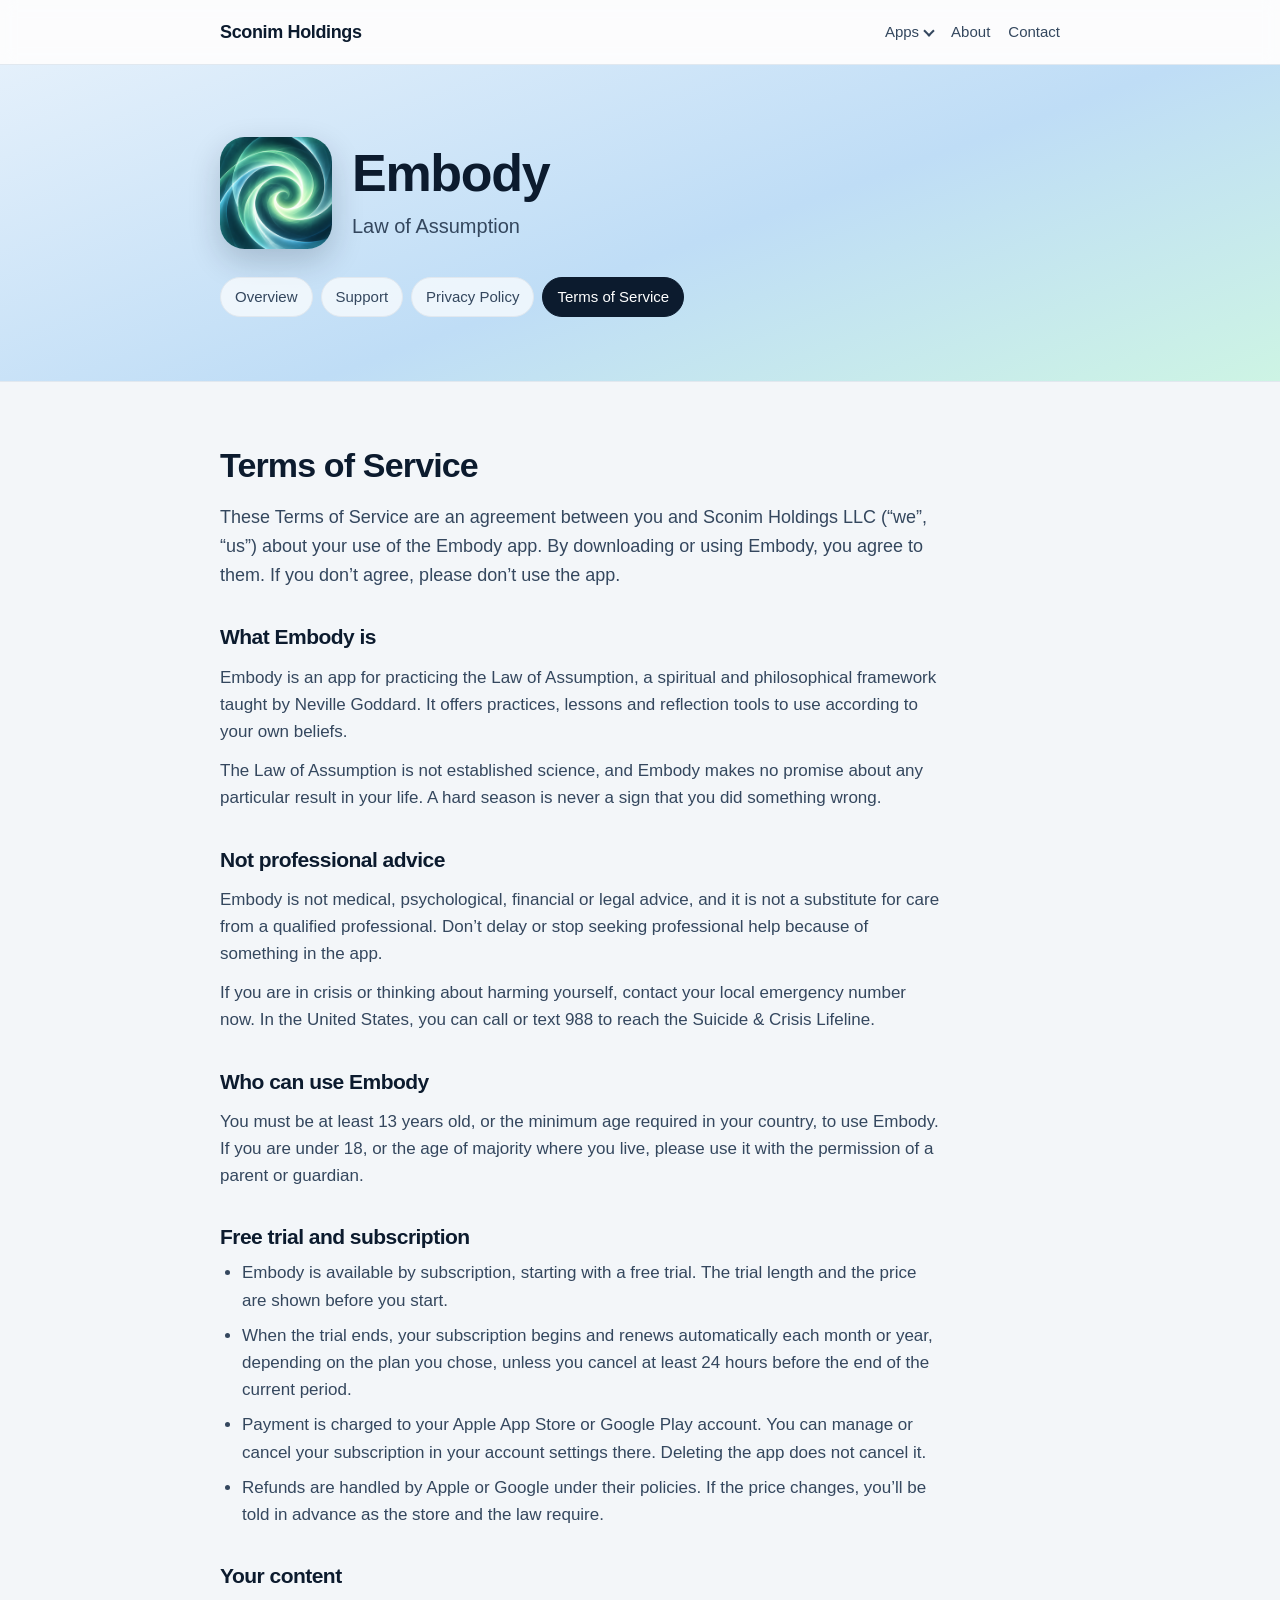
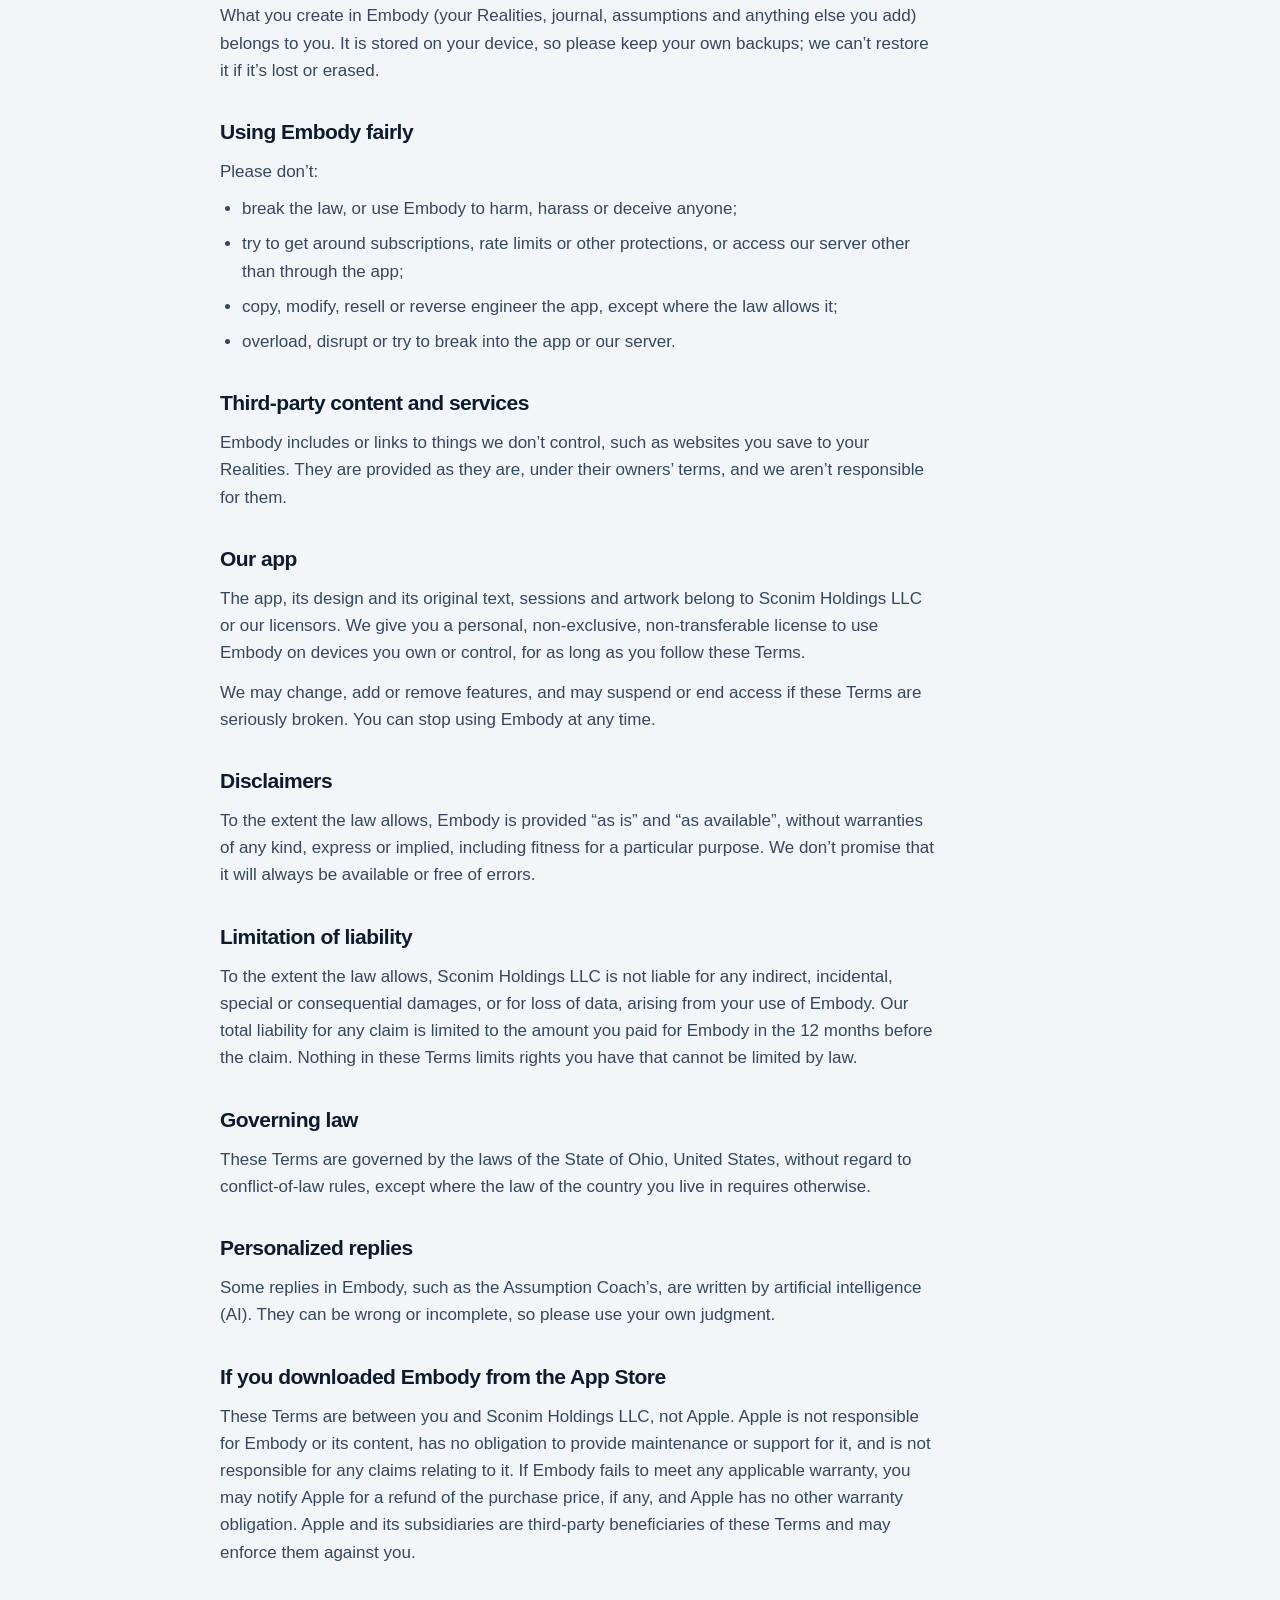
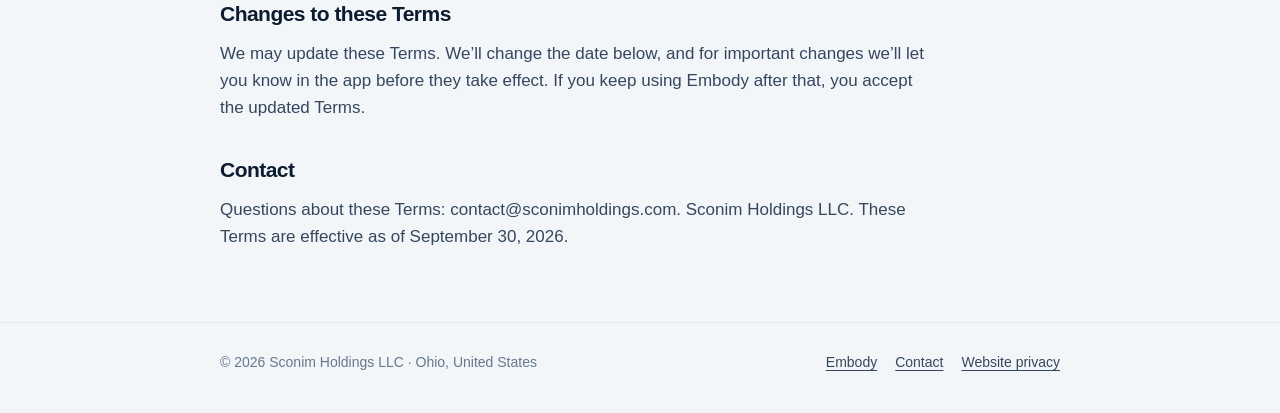
<file: embody/terms/index.html>
<!doctype html>
<html lang="en">
<head>
<meta charset="utf-8">
<meta name="viewport" content="width=device-width, initial-scale=1">
<title>Terms of Service - Embody</title>
<meta name="description" content="The Terms of Service for Embody - Law of Assumption, by Sconim Holdings LLC.">
<link rel="canonical" href="https://sconimholdings.com/embody/terms/">
<meta property="og:type" content="website">
<meta property="og:site_name" content="Sconim Holdings">
<meta property="og:title" content="Terms of Service - Embody">
<meta property="og:description" content="The Terms of Service for Embody - Law of Assumption, by Sconim Holdings LLC.">
<meta property="og:url" content="https://sconimholdings.com/embody/terms/">
<meta property="og:image" content="https://sconimholdings.com/assets/embody-share.jpg">
<meta name="theme-color" content="#f3f6f9">
<link rel="icon" href="/assets/embody-icon.png">
<link rel="apple-touch-icon" href="/assets/embody-icon.png">
<link rel="stylesheet" href="/assets/site.css">
</head>
<body>
<a class="skip" href="#main">Skip to content</a>
<header class="top"><div class="wrap">
  <a class="brand" href="/">Sconim Holdings</a>
  <nav aria-label="Main"><details class="menu">
    <summary>Apps</summary>
    <div class="menu-list"><a href="/embody/"><img src="/assets/embody-icon.png" alt="" width="34" height="34"><span><strong>Embody</strong><small>Law of Assumption</small></span></a><span class="soon"><img src="/assets/twobloom-icon.png" alt="" width="34" height="34"><span><strong>TwoBloom</strong><small>Dating app, coming next</small></span></span><a href="https://pathfinderbid.com" rel="noopener"><img src="/assets/pathfinderbid-icon.png" alt="" width="34" height="34"><span><strong>PathfinderBid</strong><small>Government contract matching</small></span></a></div>
  </details><a class="wide" href="/#about">About</a><a href="/#contact">Contact</a></nav>
</div></header>
<div class="sky"><div class="wrap"><div class="hero">
  <div class="product">
    <img src="/assets/embody-icon.png" alt="The Embody app icon: a glowing mint spiral" width="112" height="112">
    <div><h1>Embody</h1><p class="tag">Law of Assumption</p></div>
  </div>
  <nav class="subnav" aria-label="Embody"><a href="/embody/">Overview</a><a href="/embody/support/">Support</a><a href="/embody/privacy/">Privacy Policy</a><a href="/embody/terms/" aria-current="page">Terms of Service</a></nav>
</div></div></div>
<main id="main" class="wrap">
<article class="doc">
<section class="stack">
<h2 style="margin-top:0;font-size:clamp(26px,4vw,34px)">Terms of Service</h2>
<p class="intro">These Terms of Service are an agreement between you and Sconim Holdings LLC (“we”, “us”) about your use of the Embody app. By downloading or using Embody, you agree to them. If you don’t agree, please don’t use the app.</p>
<h2>What Embody is</h2>
<p>Embody is an app for practicing the Law of Assumption, a spiritual and philosophical framework taught by Neville Goddard. It offers practices, lessons and reflection tools to use according to your own beliefs.</p>
<p>The Law of Assumption is not established science, and Embody makes no promise about any particular result in your life. A hard season is never a sign that you did something wrong.</p>
<h2>Not professional advice</h2>
<p>Embody is not medical, psychological, financial or legal advice, and it is not a substitute for care from a qualified professional. Don’t delay or stop seeking professional help because of something in the app.</p>
<p>If you are in crisis or thinking about harming yourself, contact your local emergency number now. In the United States, you can call or text 988 to reach the Suicide &amp; Crisis Lifeline.</p>
<h2>Who can use Embody</h2>
<p>You must be at least 13 years old, or the minimum age required in your country, to use Embody. If you are under 18, or the age of majority where you live, please use it with the permission of a parent or guardian.</p>
<h2>Free trial and subscription</h2>

<ul><li>Embody is available by subscription, starting with a free trial. The trial length and the price are shown before you start.</li><li>When the trial ends, your subscription begins and renews automatically each month or year, depending on the plan you chose, unless you cancel at least 24 hours before the end of the current period.</li><li>Payment is charged to your Apple App Store or Google Play account. You can manage or cancel your subscription in your account settings there. Deleting the app does not cancel it.</li><li>Refunds are handled by Apple or Google under their policies. If the price changes, you’ll be told in advance as the store and the law require.</li></ul>
<h2>Your content</h2>
<p>What you create in Embody (your Realities, journal, assumptions and anything else you add) belongs to you. It is stored on your device, so please keep your own backups; we can’t restore it if it’s lost or erased.</p>
<h2>Using Embody fairly</h2>
<p>Please don’t:</p>
<ul><li>break the law, or use Embody to harm, harass or deceive anyone;</li><li>try to get around subscriptions, rate limits or other protections, or access our server other than through the app;</li><li>copy, modify, resell or reverse engineer the app, except where the law allows it;</li><li>overload, disrupt or try to break into the app or our server.</li></ul>
<h2>Third-party content and services</h2>
<p>Embody includes or links to things we don’t control, such as websites you save to your Realities. They are provided as they are, under their owners’ terms, and we aren’t responsible for them.</p>
<h2>Our app</h2>
<p>The app, its design and its original text, sessions and artwork belong to Sconim Holdings LLC or our licensors. We give you a personal, non-exclusive, non-transferable license to use Embody on devices you own or control, for as long as you follow these Terms.</p>
<p>We may change, add or remove features, and may suspend or end access if these Terms are seriously broken. You can stop using Embody at any time.</p>
<h2>Disclaimers</h2>
<p>To the extent the law allows, Embody is provided “as is” and “as available”, without warranties of any kind, express or implied, including fitness for a particular purpose. We don’t promise that it will always be available or free of errors.</p>
<h2>Limitation of liability</h2>
<p>To the extent the law allows, Sconim Holdings LLC is not liable for any indirect, incidental, special or consequential damages, or for loss of data, arising from your use of Embody. Our total liability for any claim is limited to the amount you paid for Embody in the 12 months before the claim. Nothing in these Terms limits rights you have that cannot be limited by law.</p>
<h2>Governing law</h2>
<p>These Terms are governed by the laws of the State of Ohio, United States, without regard to conflict-of-law rules, except where the law of the country you live in requires otherwise.</p>
<h2>Personalized replies</h2>
<p>Some replies in Embody, such as the Assumption Coach’s, are written by artificial intelligence (AI). They can be wrong or incomplete, so please use your own judgment.</p>
<h2>If you downloaded Embody from the App Store</h2>
<p>These Terms are between you and Sconim Holdings LLC, not Apple. Apple is not responsible for Embody or its content, has no obligation to provide maintenance or support for it, and is not responsible for any claims relating to it. If Embody fails to meet any applicable warranty, you may notify Apple for a refund of the purchase price, if any, and Apple has no other warranty obligation. Apple and its subsidiaries are third-party beneficiaries of these Terms and may enforce them against you.</p>
<h2>Changes to these Terms</h2>
<p>We may update these Terms. We’ll change the date below, and for important changes we’ll let you know in the app before they take effect. If you keep using Embody after that, you accept the updated Terms.</p>
<h2>Contact</h2>
<p>Questions about these Terms: contact@sconimholdings.com. Sconim Holdings LLC. These Terms are effective as of September 30, 2026.</p>
</section>
</article>
</main>
<footer><div class="wrap">
  <span>&copy; 2026 Sconim Holdings LLC &middot; Ohio, United States</span>
  <nav aria-label="Footer"><a href="/embody/">Embody</a><a href="/#contact">Contact</a><a href="/privacy/">Website privacy</a></nav>
</div></footer>
<script>
// The Apps menu closes when you click away from it or press Escape. It opens and closes without this too.
(function () {
  var menu = document.querySelector('.menu');
  if (!menu) return;
  document.addEventListener('click', function (e) { if (menu.open && !menu.contains(e.target)) menu.open = false; });
  document.addEventListener('keydown', function (e) {
    if (e.key === 'Escape' && menu.open) { menu.open = false; menu.querySelector('summary').focus(); }
  });
})();
</script>
</body>
</html>
</file>
<file: assets/site.css>
/* Sconim Holdings: one light "Dawn" look, matching Embody. System fonts only (nothing loads from third parties). */
:root {
  --bg: #f3f6f9;
  --surface: #ffffff;
  --surface-alt: #e9f0f6;
  --ink: #0c1b2e;
  --ink-soft: #34475e;
  --muted: #66788e;
  --line: #e1e8ef;
  --accent: #0b7d6b;
  --accent-soft: #ddf6ec;
  --cta: #bdf5dc;
  --sky-1: #e4f0fb;
  --sky-2: #bfddf6;
  --sky-3: #cdf4e4;
  --radius: 20px;
  --wrap: 880px;
  --font: -apple-system, BlinkMacSystemFont, "Segoe UI", Roboto, "Helvetica Neue", Arial, sans-serif;
}

* { box-sizing: border-box; }
html { -webkit-text-size-adjust: 100%; }
body {
  margin: 0;
  background: var(--bg);
  color: var(--ink);
  font: 17px/1.6 var(--font);
  -webkit-font-smoothing: antialiased;
}
img { max-width: 100%; display: block; }
a { color: var(--accent); text-underline-offset: 3px; }
a:hover { text-decoration-thickness: 2px; }
:focus-visible { outline: 3px solid var(--accent); outline-offset: 3px; border-radius: 6px; }

.wrap { width: 100%; max-width: var(--wrap); margin: 0 auto; padding: 0 20px; }
.skip { position: absolute; left: -9999px; }
.skip:focus { left: 16px; top: 12px; background: var(--surface); padding: 8px 14px; border-radius: 10px; z-index: 10; }

/* Header and footer */
.top { border-bottom: 1px solid var(--line); background: rgba(255, 255, 255, 0.7); backdrop-filter: blur(8px); position: sticky; top: 0; z-index: 5; }
.top .wrap { display: flex; align-items: center; justify-content: space-between; gap: 16px; min-height: 64px; }
.brand { color: var(--ink); text-decoration: none; font-weight: 700; letter-spacing: -0.02em; font-size: 18px; white-space: nowrap; }
.top nav { display: flex; gap: 18px; flex-wrap: wrap; }
.top nav a { color: var(--ink-soft); text-decoration: none; font-weight: 500; font-size: 15px; }
.top nav a:hover { color: var(--ink); }
@media (max-width: 420px) { .top nav { gap: 14px; } .top nav .wide { display: none; } }

/* The Apps menu in the top bar: every product, opened with a click. */
.top nav { align-items: center; }
.menu { position: relative; }
.menu summary { list-style: none; cursor: pointer; display: flex; align-items: center; gap: 6px; color: var(--ink-soft); font-weight: 500; font-size: 15px; }
.menu summary::-webkit-details-marker { display: none; }
.menu summary::after { content: ""; width: 6px; height: 6px; margin-top: -3px; border-right: 2px solid currentColor; border-bottom: 2px solid currentColor; transform: rotate(45deg); }
.menu summary:hover, .menu[open] summary { color: var(--ink); }
.menu[open] summary::after { transform: rotate(-135deg); margin-top: 3px; }
.menu-list { position: absolute; top: calc(100% + 16px); right: -12px; width: max-content; max-width: calc(100vw - 32px); display: grid; gap: 2px; padding: 8px; background: var(--surface); border: 1px solid var(--line); border-radius: 18px; box-shadow: 0 18px 40px rgba(12, 27, 46, 0.16); z-index: 6; }
.top nav .menu-list a, .menu-list .soon { display: flex; align-items: center; gap: 12px; padding: 9px 14px 9px 10px; border-radius: 12px; color: var(--ink); text-decoration: none; }
.top nav .menu-list a:hover { background: var(--surface-alt); }
.menu-list img { width: 34px; height: 34px; border-radius: 23%; flex: none; }
.menu-list strong { display: block; font-size: 15px; font-weight: 600; line-height: 1.25; }
.menu-list small { display: block; font-size: 13px; font-weight: 400; color: var(--muted); line-height: 1.3; }
.menu-list .soon { cursor: default; }
.menu-list .soon strong { color: var(--ink-soft); }

footer { margin-top: 72px; border-top: 1px solid var(--line); color: var(--muted); font-size: 14px; }
footer .wrap { display: flex; flex-wrap: wrap; justify-content: space-between; gap: 12px 24px; padding-top: 28px; padding-bottom: 40px; }
footer nav { display: flex; flex-wrap: wrap; gap: 8px 18px; }
footer a { color: var(--ink-soft); }

/* Type */
h1, h2, h3 { line-height: 1.15; letter-spacing: -0.025em; margin: 0; }
h1 { font-size: clamp(34px, 6vw, 52px); }
h2 { font-size: clamp(24px, 3.4vw, 30px); }
h3 { font-size: 19px; letter-spacing: -0.01em; }
p { margin: 0; }
.eyebrow { font-size: 13px; font-weight: 600; letter-spacing: 0.12em; text-transform: uppercase; color: var(--muted); }
.lead { font-size: clamp(18px, 2.4vw, 21px); color: var(--ink-soft); max-width: 640px; }
.muted { color: var(--muted); }
.stack > * + * { margin-top: 14px; }

/* Sections */
section { margin-top: 64px; }
/* Links to a section stop below the sticky header, not under it. */
section[id], [id] > .band { scroll-margin-top: 88px; }
.hero { margin-top: 0; padding: 72px 0 8px; }
.hero .stack > * + * { margin-top: 18px; }
.sky {
  background: linear-gradient(160deg, var(--sky-1) 0%, var(--sky-2) 55%, var(--sky-3) 100%);
  border-bottom: 1px solid var(--line);
}
.sky .hero { padding-bottom: 64px; }

.card { background: var(--surface); border: 1px solid var(--line); border-radius: var(--radius); padding: 24px; }
.grid { display: grid; gap: 16px; grid-template-columns: repeat(auto-fit, minmax(240px, 1fr)); margin-top: 24px; }
.grid .card p { color: var(--ink-soft); margin-top: 8px; font-size: 16px; }

/* App card on the home page */
.app { display: flex; gap: 20px; align-items: flex-start; margin-top: 24px; }
.app img { width: 96px; height: 96px; border-radius: 22%; flex: none; box-shadow: 0 8px 24px rgba(12, 27, 46, 0.18); }
.app .links { display: flex; flex-wrap: wrap; gap: 8px 16px; margin-top: 14px; font-weight: 500; }
@media (max-width: 520px) { .app { flex-direction: column; } }

.badge { display: inline-block; background: var(--accent-soft); color: var(--accent); font-weight: 600; font-size: 14px; padding: 6px 12px; border-radius: 999px; }
.button { display: inline-block; background: var(--cta); color: var(--ink); text-decoration: none; font-weight: 600; padding: 12px 22px; border-radius: 999px; }
.button:hover { filter: brightness(0.97); }

/* Embody pages */
.product { display: flex; gap: 20px; align-items: center; }
.product img { width: 112px; height: 112px; border-radius: 22%; box-shadow: 0 12px 32px rgba(12, 27, 46, 0.2); flex: none; }
.product .tag { font-size: 20px; color: var(--ink-soft); font-weight: 500; margin-top: 6px; }
@media (max-width: 520px) { .product { flex-direction: column; align-items: flex-start; } }
.subnav { display: flex; flex-wrap: wrap; gap: 8px; margin-top: 28px; }
.subnav a { text-decoration: none; color: var(--ink-soft); background: rgba(255, 255, 255, 0.7); border: 1px solid var(--line); padding: 7px 14px; border-radius: 999px; font-size: 15px; font-weight: 500; }
.subnav a[aria-current="page"] { background: var(--ink); color: #fff; border-color: var(--ink); }
.note { background: var(--surface-alt); border-radius: var(--radius); padding: 20px 24px; color: var(--ink-soft); font-size: 16px; }

/* Legal and support text */
.doc { max-width: 720px; }
.doc h2 { font-size: 21px; margin-top: 36px; }
.doc p, .doc li { color: var(--ink-soft); }
.doc p + p { margin-top: 12px; }
.doc ul { padding-left: 22px; margin: 10px 0 0; }
.doc li + li { margin-top: 8px; }
.doc .intro { font-size: 18px; margin-top: 18px; }
.faq h3 { margin-top: 32px; }
.faq p { margin-top: 8px; color: var(--ink-soft); }

/* ---- Home: hero with buttons and the app lineup ---- */
.hero-grid { display: grid; gap: 40px; align-items: center; }
@media (min-width: 820px) { .hero-grid { grid-template-columns: 1.25fr 1fr; } }
.actions { display: flex; flex-wrap: wrap; gap: 12px; margin-top: 26px; }
.button.secondary { background: rgba(255, 255, 255, 0.75); border: 1px solid var(--line); }
.lineup { display: flex; justify-content: center; align-items: center; gap: 18px; padding: 12px 0; }
.lineup > * { width: 104px; height: 104px; border-radius: 23%; box-shadow: 0 14px 34px rgba(12, 27, 46, 0.18); flex: none; }
.lineup > :nth-child(1) { transform: rotate(-6deg) translateY(10px); }
.lineup > :nth-child(2) { width: 124px; height: 124px; transform: translateY(-8px); }
.lineup > :nth-child(3) { transform: rotate(6deg) translateY(10px); }
@media (max-width: 420px) { .lineup > * { width: 84px; height: 84px; } .lineup > :nth-child(2) { width: 100px; height: 100px; } }

/* ---- Product cards: the whole card is one link; the small links inside stay clickable ---- */
.products { display: grid; gap: 16px; margin-top: 24px; grid-template-columns: repeat(auto-fit, minmax(250px, 1fr)); }
.product-card { position: relative; display: flex; flex-direction: column; gap: 12px; transition: transform 0.15s ease, box-shadow 0.15s ease; }
.product-card .art { width: 72px; height: 72px; border-radius: 23%; box-shadow: 0 8px 20px rgba(12, 27, 46, 0.16); }
.product-card p { color: var(--ink-soft); font-size: 16px; }
.product-card .stretched { color: var(--ink); text-decoration: none; }
.product-card .stretched::after { content: ""; position: absolute; inset: 0; border-radius: inherit; }
.product-card .small-links { position: relative; z-index: 1; display: flex; flex-wrap: wrap; gap: 6px 14px; font-size: 14px; font-weight: 500; margin-top: auto; }
.product-card.live:hover { transform: translateY(-2px); box-shadow: 0 14px 30px rgba(12, 27, 46, 0.1); }
.product-card.live:hover .stretched { text-decoration: underline; text-underline-offset: 3px; }
.product-card.soon { background: rgba(255, 255, 255, 0.6); }
.badge.soft { background: var(--surface-alt); color: var(--ink-soft); }

/* ---- Spotlight: a phone with a real screenshot next to the story ---- */
.spotlight { display: grid; gap: 36px; align-items: center; }
@media (min-width: 820px) { .spotlight { grid-template-columns: 300px 1fr; } }
/* Store screenshots: the caption and the phone are part of each picture, so it only needs soft corners. */
.shot { width: 100%; height: auto; border-radius: 22px; border: 1px solid var(--line); box-shadow: 0 18px 40px rgba(12, 27, 46, 0.14); }
.shot-frame { width: 100%; max-width: 300px; margin: 0 auto; }
.checks { list-style: none; padding: 0; margin: 20px 0 0; }
.checks li { position: relative; padding-left: 34px; color: var(--ink-soft); }
.checks li + li { margin-top: 12px; }
.checks li::before { content: ""; position: absolute; left: 0; top: 4px; width: 22px; height: 22px; border-radius: 50%; background: var(--accent-soft); }
.checks li::after { content: ""; position: absolute; left: 7px; top: 9px; width: 8px; height: 5px; border-left: 2px solid var(--accent); border-bottom: 2px solid var(--accent); transform: rotate(-45deg); }
.checks strong { color: var(--ink); }

/* ---- Contact band ---- */
.band { background: linear-gradient(135deg, var(--accent-soft), #eef8ff); border: 1px solid var(--line); border-radius: 28px; padding: 36px 28px; text-align: center; }
.band .lead { margin: 12px auto 0; }
.band .actions { justify-content: center; }

/* ---- Contact form (sent through Netlify Forms: see README.md). Folded behind a button until it's asked for. ---- */
.write { margin-top: 24px; }
.write summary { list-style: none; cursor: pointer; display: inline-block; }
.write summary::-webkit-details-marker { display: none; }
.write summary:focus-visible { outline: 3px solid var(--accent); outline-offset: 4px; border-radius: 999px; }
.write .when-closed { background: var(--ink); color: #fff; }
.write .when-open { display: none; font-size: 14px; font-weight: 600; color: var(--ink-soft); text-decoration: underline; text-underline-offset: 3px; }
.write[open] .when-closed { display: none; }
.write[open] .when-open { display: inline; }
.contact { max-width: 540px; margin: 16px auto 0; text-align: left; display: grid; gap: 14px; }
.contact .row { display: grid; gap: 14px; }
@media (min-width: 560px) { .contact .row { grid-template-columns: 1fr 1fr; } }
.contact label { display: grid; gap: 6px; font-size: 14px; font-weight: 600; color: var(--ink-soft); }
.contact input, .contact select, .contact textarea { width: 100%; font: 400 16px/1.4 var(--font); color: var(--ink); background: var(--surface); border: 1px solid #cdd8e3; border-radius: 12px; padding: 11px 13px; }
.contact textarea { resize: vertical; min-height: 132px; }
.contact input:focus-visible, .contact select:focus-visible, .contact textarea:focus-visible { outline: 3px solid var(--accent); outline-offset: 1px; border-radius: 12px; }
.contact .trap { position: absolute; left: -9999px; }
.contact .send { display: flex; flex-wrap: wrap; align-items: center; gap: 10px 16px; margin-top: 4px; font-size: 14px; }
.contact button { border: 0; cursor: pointer; font: 600 16px/1.4 var(--font); background: var(--ink); color: #fff; }

/* ---- Embody page: screenshot gallery. A sideways row; the next picture peeks in to show there is more. ---- */
.gallery { display: grid; grid-auto-flow: column; grid-auto-columns: 250px; gap: 18px; overflow-x: auto; scroll-snap-type: x proximity; padding: 8px 4px 22px; margin-top: 24px; scrollbar-color: #b9c6d4 transparent; }
.gallery figure { margin: 0; scroll-snap-align: start; }
.gallery .shot { box-shadow: 0 10px 24px rgba(12, 27, 46, 0.12); }
.hint { font-size: 14px; margin-top: 4px; }
@media (max-width: 520px) { .gallery { grid-auto-columns: 72vw; } }
</file>
